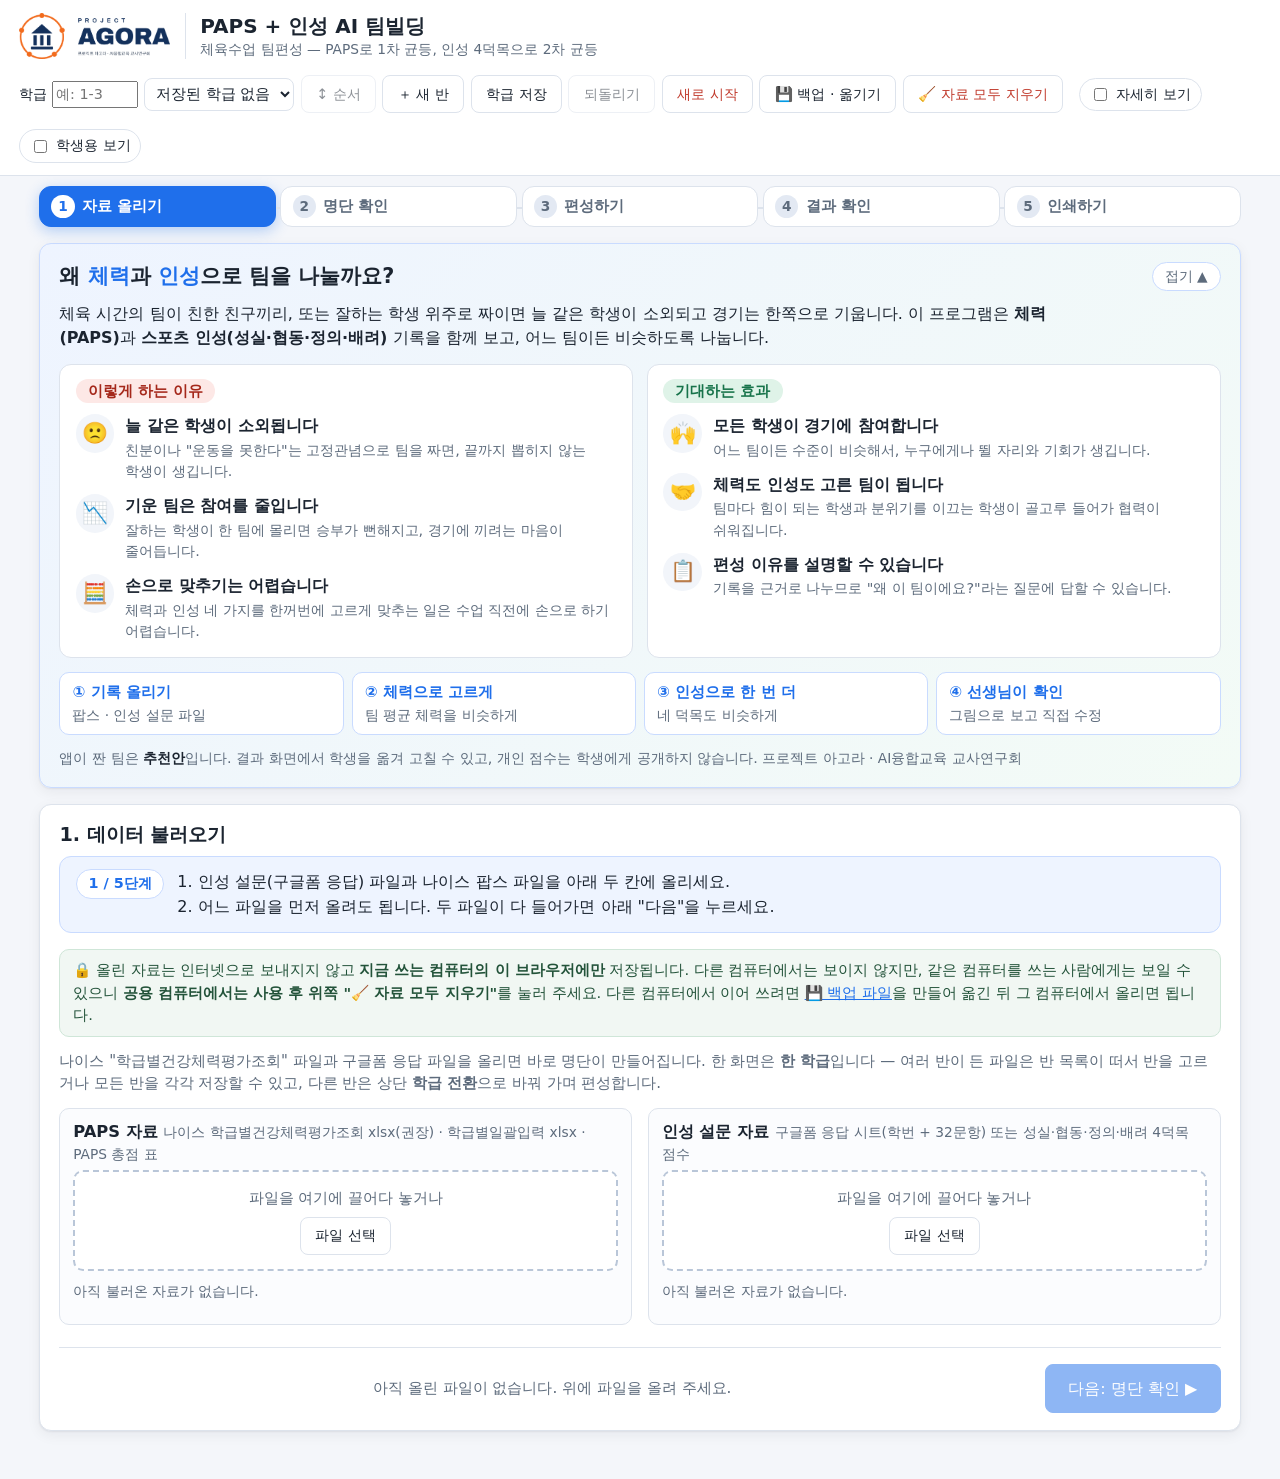
<file: index.html>
<!DOCTYPE html>
<html lang="ko">
<head>
  <meta charset="UTF-8">
  <meta name="viewport" content="width=device-width, initial-scale=1.0">
  <meta name="theme-color" content="#1f6feb">
  <title>PAPS + 인성 AI 팀빌딩</title>
  <link rel="icon" type="image/png" href="assets/favicon-64.png">
  <link rel="stylesheet" href="css/style.css?v=22">
</head>
<body>
  <header class="topbar">
    <div class="brand">
      <img class="logo-img" src="assets/logo-full.png" alt="프로젝트 아고라 · AI융합교육 교사연구회">
      <div class="brand-text">
        <h1>PAPS + 인성 AI 팀빌딩</h1>
        <p class="sub">체육수업 팀편성 — PAPS로 1차 균등, 인성 4덕목으로 2차 균등</p>
      </div>
    </div>
    <div class="topbar-actions teacher-only">
      <span class="inline-group class-group"><label class="inline" title="학급 이름. &quot;1-3&quot;처럼 적으면 여러 반이 든 파일에서 이 반만 자동으로 들어옵니다">학급 <input id="class-label" type="text" placeholder="예: 1-3" size="6"></label>
      <select id="saved-select" title="저장된 학급으로 전환 (현재 학급은 자동 저장)"><option value="">학급 전환…</option></select>
      <button id="btn-order-class" class="btn ghost" type="button" title="학급 전환 목록의 순서를 바꿉니다">↕ 순서</button>
      <button id="btn-new-class" class="btn" type="button" title="현재 학급은 저장해 두고, 비어 있는 새 반을 만들어 엽니다">＋ 새 반</button>
      <button id="btn-save-class" class="btn" title="현재 자료·설정·결과를 학급 이름으로 이 브라우저에 보관">학급 저장</button>
      <button id="btn-del-class" class="btn ghost adv" title="현재 학급의 저장본 삭제">저장본 삭제</button></span>
      <button id="btn-undo" class="btn ghost">되돌리기</button>
      <button id="btn-reset" class="btn ghost danger" title="현재 화면의 학급만 비웁니다 (저장된 다른 학급은 남음)">새로 시작</button>
      <button class="btn btn-backup" type="button" title="저장된 모든 학급을 파일 하나로 내려받거나, 다른 컴퓨터에서 만든 백업 파일을 올려 바로 가져옵니다">💾 백업 · 옮기기</button>
      <button id="btn-wipe" class="btn ghost danger" title="이 컴퓨터(이 브라우저)에 저장된 모든 학급 자료를 완전히 지웁니다. 공용 컴퓨터에서 사용한 뒤 누르세요">🧹 자료 모두 지우기</button>
    </div>
    <label class="switch teacher-only" title="세부 설정·차트·엑셀 내보내기까지 모두 보여줍니다">
      <input type="checkbox" id="detail-toggle"><span>자세히 보기</span>
    </label>
    <label class="switch" title="개인 점수를 숨기고 팀 구성과 팀 단위 균형만 보여줍니다">
      <input type="checkbox" id="student-view-toggle"><span>학생용 보기</span>
    </label>
  </header>

  <nav class="steps teacher-only" aria-label="단계">
    <a href="#sec-import"><b>1</b> 자료 올리기</a>
    <a href="#sec-roster"><b>2</b> 명단 확인</a>
    <a href="#sec-settings"><b>3</b> 편성하기</a>
    <a href="#sec-result"><b>4</b> 결과 확인</a>
    <a href="#sec-export"><b>5</b> 인쇄하기</a>
  </nav>

  <main>
    <!-- 첫 화면 소개: 이렇게 팀을 나누는 이유와 기대 효과 (1단계에서만 보이고, 접어 둘 수 있음) -->
    <section id="sec-intro" class="card intro teacher-only no-print">
      <details id="intro-box" open>
        <summary>
          <span class="intro-title">왜 <b>체력</b>과 <b>인성</b>으로 팀을 나눌까요?</span>
          <span class="intro-toggle" aria-hidden="true"></span>
        </summary>
        <p class="intro-lead">체육 시간의 팀이 친한 친구끼리, 또는 잘하는 학생 위주로 짜이면 늘 같은 학생이 소외되고 경기는 한쪽으로 기웁니다. 이 프로그램은 <b>체력(PAPS)</b>과 <b>스포츠 인성(성실·협동·정의·배려)</b> 기록을 함께 보고, 어느 팀이든 비슷하도록 나눕니다.</p>
        <div class="intro-grid">
          <div class="intro-col why">
            <h3>이렇게 하는 이유</h3>
            <ul>
              <li><span class="ic">🙁</span><div><b>늘 같은 학생이 소외됩니다</b><p>친분이나 "운동을 못한다"는 고정관념으로 팀을 짜면, 끝까지 뽑히지 않는 학생이 생깁니다.</p></div></li>
              <li><span class="ic">📉</span><div><b>기운 팀은 참여를 줄입니다</b><p>잘하는 학생이 한 팀에 몰리면 승부가 뻔해지고, 경기에 끼려는 마음이 줄어듭니다.</p></div></li>
              <li><span class="ic">🧮</span><div><b>손으로 맞추기는 어렵습니다</b><p>체력과 인성 네 가지를 한꺼번에 고르게 맞추는 일은 수업 직전에 손으로 하기 어렵습니다.</p></div></li>
            </ul>
          </div>
          <div class="intro-col effect">
            <h3>기대하는 효과</h3>
            <ul>
              <li><span class="ic">🙌</span><div><b>모든 학생이 경기에 참여합니다</b><p>어느 팀이든 수준이 비슷해서, 누구에게나 뛸 자리와 기회가 생깁니다.</p></div></li>
              <li><span class="ic">🤝</span><div><b>체력도 인성도 고른 팀이 됩니다</b><p>팀마다 힘이 되는 학생과 분위기를 이끄는 학생이 골고루 들어가 협력이 쉬워집니다.</p></div></li>
              <li><span class="ic">📋</span><div><b>편성 이유를 설명할 수 있습니다</b><p>기록을 근거로 나누므로 "왜 이 팀이에요?"라는 질문에 답할 수 있습니다.</p></div></li>
            </ul>
          </div>
        </div>
        <ol class="intro-flow" aria-label="편성 과정">
          <li><b>① 기록 올리기</b><span>팝스 · 인성 설문 파일</span></li>
          <li><b>② 체력으로 고르게</b><span>팀 평균 체력을 비슷하게</span></li>
          <li><b>③ 인성으로 한 번 더</b><span>네 덕목도 비슷하게</span></li>
          <li><b>④ 선생님이 확인</b><span>그림으로 보고 직접 수정</span></li>
        </ol>
        <p class="intro-foot">앱이 짠 팀은 <b>추천안</b>입니다. 결과 화면에서 학생을 옮겨 고칠 수 있고, 개인 점수는 학생에게 공개하지 않습니다. <span class="hint">프로젝트 아고라 · AI융합교육 교사연구회</span></p>
      </details>
    </section>

    <!-- 1. 데이터 불러오기 -->
    <section id="sec-import" class="card teacher-only">
      <h2>1. 데이터 불러오기</h2>
      <p class="privacy-note">🔒 올린 자료는 인터넷으로 보내지지 않고 <b>지금 쓰는 컴퓨터의 이 브라우저에만</b> 저장됩니다. 다른 컴퓨터에서는 보이지 않지만, 같은 컴퓨터를 쓰는 사람에게는 보일 수 있으니 <b>공용 컴퓨터에서는 사용 후 위쪽 "🧹 자료 모두 지우기"</b>를 눌러 주세요. 다른 컴퓨터에서 이어 쓰려면 <button class="linkish btn-backup" type="button">💾 백업 파일</button>을 만들어 옮긴 뒤 그 컴퓨터에서 올리면 됩니다.</p>
      <p class="desc simple-only">나이스 "학급별건강체력평가조회" 파일과 구글폼 응답 파일을 올리면 바로 명단이 만들어집니다. 한 화면은 <b>한 학급</b>입니다 — 여러 반이 든 파일은 반 목록이 떠서 반을 고르거나 모든 반을 각각 저장할 수 있고, 다른 반은 상단 <b>학급 전환</b>으로 바꿔 가며 편성합니다.</p>
      <p class="desc adv">PAPS 자료와 인성 설문 자료를 각각 올리면 열을 자동으로 읽어 <b>바로 명단에 반영</b>하고, 같은 학급 안에서 <b>번호</b>(없으면 이름) 기준으로 합칩니다. 학번(10130 = 1학년 1반 30번)·반 열·시트 이름에서 반을 읽어 <b>현재 학급과 맞는 반만</b> 들어오고, 다른 반은 제외되거나 반 목록에서 고릅니다. 인식이 애매하거나 시트가 여러 개일 때만 확인 패널이 뜹니다. 반영 뒤에는 건너뛴 행·번호 중복·이름 불일치 등 검증 결과가 함께 표시됩니다.</p>
      <div class="import-grid">
        <div class="import-panel" data-kind="paps">
          <h3>PAPS 자료 <span class="hint">나이스 학급별건강체력평가조회 xlsx(권장) · 학급별일괄입력 xlsx · PAPS 총점 표</span></h3>
          <div class="dropzone" data-kind="paps">
            <p>파일을 여기에 끌어다 놓거나</p>
            <div class="row">
              <label class="btn">파일 선택 <input type="file" class="file-input" data-kind="paps" accept=".xlsx,.xls,.xlsm,.csv,.txt" hidden></label>
              <button class="btn ghost btn-paste adv" data-kind="paps" type="button">표 붙여넣기</button>
            </div>
          </div>
          <div class="paste-box" data-kind="paps" hidden>
            <textarea rows="5" placeholder="엑셀에서 헤더 포함 표를 복사해 붙여넣으세요"></textarea>
            <div class="row"><button class="btn btn-paste-apply" data-kind="paps" type="button">표 읽기</button><button class="btn ghost btn-paste-cancel" data-kind="paps" type="button">닫기</button></div>
          </div>
          <div class="import-status" id="import-status-paps"></div>
          <div class="mapping" id="map-paps"></div>
        </div>

        <div class="import-panel" data-kind="survey">
          <h3>인성 설문 자료 <span class="hint">구글폼 응답 시트(학번 + 32문항) 또는 성실·협동·정의·배려 4덕목 점수</span></h3>
          <div class="dropzone" data-kind="survey">
            <p>파일을 여기에 끌어다 놓거나</p>
            <div class="row">
              <label class="btn">파일 선택 <input type="file" class="file-input" data-kind="survey" accept=".xlsx,.xls,.xlsm,.csv,.txt" hidden></label>
              <button class="btn ghost btn-paste adv" data-kind="survey" type="button">표 붙여넣기</button>
            </div>
          </div>
          <div class="paste-box" data-kind="survey" hidden>
            <textarea rows="5" placeholder="엑셀/구글시트에서 헤더 포함 표를 복사해 붙여넣으세요"></textarea>
            <div class="row"><button class="btn btn-paste-apply" data-kind="survey" type="button">표 읽기</button><button class="btn ghost btn-paste-cancel" data-kind="survey" type="button">닫기</button></div>
          </div>
          <div class="import-status" id="import-status-survey"></div>
          <div class="mapping" id="map-survey"></div>
        </div>
      </div>
      <details class="help adv">
        <summary>어떤 형식을 읽을 수 있나요?</summary>
        <ul>
          <li><b>나이스 "학급별건강체력평가조회" (권장)</b>: [평가결과조회 → 학급별조회 → 엑셀 내려받기] 파일. 나이스가 계산한 영역별 점수·총점·등급을 그대로 사용하고, 점수와 기준표를 대조해 성별·학년(기준표)을 자동 추정합니다(명단에서 확인·수정).</li>
          <li><b>나이스 "학급별일괄입력"</b>(원기록: 왕복오래달리기·앉아윗몸앞으로굽히기 1/2차·윗몸말아올리기·제자리멀리뛰기 1/2차·신장·체중, 팔굽혀펴기·악력·50m달리기도 인식): 공식 기준표(학교건강검사규칙 별표 4·5)로 종목당 0~20점, 5영역 합계 100점으로 직접 계산합니다. 성별·학년이 필요합니다.</li>
          <li><b>PAPS 계산값</b>: 번호·이름과 "PAPS 총점"(100점 만점) 또는 "PAPS 등급"(1~5) 한 열.</li>
          <li><b>인성 32문항 (구글폼 응답 시트)</b>: 헤더가 "1. 문항…"처럼 번호로 시작하거나 문항 원문이면 자동 인식. 응답이 "④ 그렇다" 같은 글자여도 1~5점으로 읽습니다. <b>학번</b> 열("10130 홍길동" = 1학년 1반 30번)에서 번호·이름·학년을 읽고, 학교·타임스탬프 열과 B1~B5 보조문항은 제외합니다. 성실(1–8)·협동(9–16)·정의(17–24)·배려(25–32) 평균을 씁니다.</li>
          <li><b>인성 4덕목</b>: 성실·협동·정의·배려 열(1~5점).</li>
          <li>성별 열(남/여)이 있으면 함께 읽습니다. 빈 양식은 5단계(자세히 보기)에서 받을 수 있습니다.</li>
        </ul>
      </details>
    </section>

    <!-- 2. 명단 확인 -->
    <section id="sec-roster" class="card teacher-only">
      <div class="sec-head">
        <h2>2. 명단 확인</h2>
        <div class="row">
          <span id="roster-summary" class="summary"></span>
          <button id="btn-add-row" class="btn ghost" type="button">+ 학생 추가</button>
        </div>
      </div>
      <p class="desc simple-only">성별은 <b>남·여 버튼</b>을 한 번 누르면 됩니다. 한쪽 성별만 먼저 누르고 표 아래 <b>빈칸 모두 남/여</b>로 나머지를 한 번에 채울 수 있습니다. 점수 칸에 마우스를 올리면 종목별 점수가 보입니다. PAPS 기록과 실제 수행 능력의 차이가 큰 학생은 <b>PAPS 총점</b> 칸의 숫자를 직접 고칠 수 있습니다(<span class="badge warn">교사 수정</span> 표시, ↺로 원래 점수 복원). 오늘 결석·활동 제한·기록/심판인 학생은 <b>참여</b> 칸을 바꾸면 편성에서 빠지고, 다시 "참여"로 바꾸면 원래 팀으로 돌아옵니다.</p>
      <p class="desc adv">PAPS 점수는 공식 기준표(학교건강검사규칙 별표 4·5)로 종목당 0~20점을 매겨 5영역 합계 <b>100점 만점</b>으로 계산합니다(성별·학년 필요). 성별이 없으면 학급 내 상대점수(<span class="badge warn">상대</span>)로, 자료가 없으면 학급 평균(<span class="badge warn">대체</span>)으로 채워 편성에 포함합니다. 원기록이 없는 학생은 PAPS 총점/등급을, 32문항이 없는 학생은 4덕목 점수를 직접 입력할 수 있습니다. 점수 칸에 마우스를 올리면 종목별 점수가 보입니다. 기록과 실제 수행 능력의 차이가 큰 학생은 <b>PAPS 총점 칸의 숫자를 직접 고치면</b> 그 점수(<span class="badge warn">교사 수정</span>)로 편성하며, 칸을 비우거나 ↺를 누르면 원래 점수로 돌아갑니다. 파일을 다시 올려도 수정한 점수는 유지됩니다.</p>
      <div id="skill-tools" class="skill-tools no-print" hidden>
        <div class="row wrap">
          <button id="btn-skill-paste" class="btn small" type="button">📋 수행능력 점수 붙여넣기</button>
          <label class="btn ghost small">파일에서 읽기 <input type="file" id="skill-file" accept=".xlsx,.xls,.xlsm,.csv,.txt" hidden></label>
          <button class="btn ghost small btn-template" data-kind="skill" type="button" title="지금 명단의 번호·이름과 종목 열이 들어간 엑셀 양식(이미 넣은 점수 포함)을 받습니다. 채운 뒤 '파일에서 읽기'로 올리세요">양식 받기</button>
          <span class="hint" id="skill-tools-hint"></span>
        </div>
        <div id="skill-paste-box" class="paste-box" hidden>
          <textarea rows="5" placeholder="엑셀에서 머리글 포함 표를 복사해 붙여넣으세요.&#10;예) 번호  이름  배구  농구&#10;    1    홍길동  80   65"></textarea>
          <div class="row"><button id="btn-skill-apply" class="btn" type="button">점수 넣기</button><button id="btn-skill-cancel" class="btn ghost" type="button">닫기</button>
            <span class="hint">머리글이 종목 이름(배구·농구 …)인 열마다 그 종목 점수로 넣습니다. 머리글이 "점수"이면 지금 고른 종목에 넣습니다. 명단에 없는 학생은 추가하지 않습니다.</span></div>
        </div>
        <div id="skill-report" class="log" hidden></div>
      </div>
      <div class="table-wrap">
        <table class="roster" id="roster-table">
          <thead>
            <tr><th title="파일의 출석번호 그대로 (결번은 비어 있음)">출석번호</th><th>이름</th><th>성별</th><th>PAPS 총점(100점)</th><th id="th-skill" hidden title="오늘 종목의 수행능력 점수 (0~100점). 3단계에서 종목을 고르거나 추가합니다">수행능력(100점)</th><th>성실</th><th>협동</th><th>정의</th><th>배려</th><th>참여 · 자료</th><th></th></tr>
          </thead>
          <tbody id="roster-body"></tbody>
        </table>
      </div>
      <!-- 성별 한 번에 넣기: 빈칸이 있는 동안 화면 아래에 붙어 따라다님 -->
      <div id="gender-tools" class="gender-tools no-print" hidden>
        <b id="gender-tools-msg" class="gt-msg"></b>
        <button id="btn-gfill-m" class="btn small" type="button" title="성별이 비어 있는 학생을 모두 남학생으로 채웁니다 (이미 넣은 학생은 그대로)">빈칸 모두 <b>남</b></button>
        <button id="btn-gfill-f" class="btn small" type="button" title="성별이 비어 있는 학생을 모두 여학생으로 채웁니다 (이미 넣은 학생은 그대로)">빈칸 모두 <b>여</b></button>
        <button id="btn-gconfirm" class="btn small" type="button" title="추정으로 표시된 성별을 지금 그대로 확정합니다">추정 그대로 확정</button>
        <span id="gender-tools-hint" class="hint"></span>
      </div>
    </section>

    <!-- 3. 편성 설정 -->
    <section id="sec-settings" class="card teacher-only">
      <h2>3. 편성 설정 · 방식</h2>
      <div class="basis-box">
        <h3>1차로 고르게 맞출 점수 <span class="hint">팀 평균이 비슷해지도록 먼저 맞추는 기준입니다. 그다음 인성 4덕목을 고르게 맞춥니다</span></h3>
        <div class="row wrap mode-pick">
          <label class="radio"><input type="radio" name="fitnessBasis" value="paps"> <b>PAPS 총점</b> <span class="hint">건강체력 평가 점수(100점)</span></label>
          <label class="radio"><input type="radio" name="fitnessBasis" value="skill"> <b>종목 수행능력</b> <span class="hint">오늘 할 종목의 실기·관찰 점수(100점)</span></label>
          <label class="radio"><input type="radio" name="fitnessBasis" value="mix"> <b>섞기</b> <span class="hint">PAPS와 수행능력을 비율대로 합친 점수</span></label>
        </div>
        <div id="sport-row" class="sport-row" hidden>
          <label>오늘 종목
            <select id="opt-sport"></select>
          </label>
          <button id="btn-sport-add" class="btn small" type="button">＋ 종목 추가</button>
          <button id="btn-sport-rename" class="btn ghost small adv" type="button">이름 바꾸기</button>
          <button id="btn-sport-delete" class="btn ghost small danger adv" type="button">종목 삭제</button>
          <label id="skillWeight-wrap" class="weight" hidden>수행능력 비중 <b id="skillWeight-value"></b>
            <input type="range" id="opt-skillWeight" min="0" max="100" step="10">
            <span class="hint">나머지는 PAPS 비중</span>
          </label>
          <p id="sport-hint" class="hint"></p>
        </div>
      </div>
      <div class="settings-grid">
        <label id="teamCount-wrap">팀 수
          <input type="number" id="opt-teamCount" min="1" max="20" step="1">
          <span class="hint" id="team-size-hint"></span>
        </label>
        <label class="check" id="genderBalance-wrap"><input type="checkbox" id="opt-genderBalance"> 성별 균형 <span class="hint">각 팀 남·여 수 차이 1명 이하</span></label>
        <label class="check" title="남학생은 남자 팀, 여학생은 여자 팀으로 따로 편성합니다 (남녀 합반에서 남·여 리그를 따로 운영할 때)"><input type="checkbox" id="opt-genderSeparate"> 남녀 따로 편성 <span class="hint">남자 팀 · 여자 팀을 각각 구성</span></label>
        <span id="split-counts" class="split-counts" hidden>
          <label>남자 팀 수 <input type="number" id="opt-teamCountM" min="1" max="12" step="1"></label>
          <label>여자 팀 수 <input type="number" id="opt-teamCountF" min="1" max="12" step="1"></label>
          <span class="hint" id="split-hint"></span>
        </span>
        <label class="adv"><span><span class="basis-name">PAPS</span> 허용편차</span>
          <input type="range" id="opt-papsTolerance" min="1" max="15" step="0.5">
          <span class="hint"><b id="tau-value"></b>점 (100점 만점) · 팀 평균 <span class="basis-name">PAPS</span> 점수의 최대-최소 범위를 이 안에 유지하고, 그 안에서 인성 편차를 최소화. 기본 3점. 1점 이하로 줄이면 팀 수가 많을 때 못 지킬 수 있습니다</span>
        </label>
        <label class="check adv"><input type="checkbox" id="opt-includeBmi"> PAPS 점수에 체지방(BMI) 영역 포함 <span class="hint">끄면 4영역을 100점 만점으로 환산</span></label>
        <label class="adv">학교급 · 학년 <span class="hint">PAPS 기준표 선택 (파일에 학년 열이 있으면 학생별로 적용)</span>
          <span class="row">
            <select id="opt-schoolLevel">
              <option value="초">초등학교</option>
              <option value="중">중학교</option>
              <option value="고">고등학교</option>
            </select>
            <input type="number" id="opt-defaultGrade" min="1" max="6" step="1" style="max-width:5em"> 학년
          </span>
        </label>
        <label class="adv">PAPS 직접입력 값 종류
          <select id="opt-papsGivenType">
            <option value="score">총점 (클수록 좋음)</option>
            <option value="grade">등급 (1등급이 최상)</option>
          </select>
        </label>
      </div>

      <div class="constraints adv">
        <h3>제약 조건 <span class="hint">팀 고정은 세 방식 모두에서 미리 배치됩니다(익명 편성 중에도 실명 표시). 함께 넣기 · 떨어뜨리기는 교사 편성 방식에 적용됩니다</span></h3>
        <div id="constraints"></div>
      </div>

      <div class="draft-launch">
        <h3>편성 방식 <span class="hint">세 가지 중 하나를 고르고 편성 화면을 열면, 학생들과 함께 보는 발표용 화면에서 편성이 진행됩니다</span></h3>
        <div class="row wrap mode-pick">
          <label class="radio"><input type="radio" name="draftMode" value="auto"> <b>교사 편성</b> <span class="hint">앱이 위 설정으로 균형 있게 짠 팀을 한 명씩 공개</span></label>
          <label class="radio"><input type="radio" name="draftMode" value="pick"> <b>팀별 드래프트</b> <span class="hint">체력·인성이 비슷한 풀에서 팀이 덕목 성향으로 직접 지명</span></label>
          <label class="radio"><input type="radio" name="draftMode" value="credit"> <b>크레딧 드래프트</b> <span class="hint">선수별 크레딧, 팀 예산 안에서 지명</span></label>
        </div>
        <div id="missing-warn" class="log" hidden></div>
        <div class="row wrap" style="margin-top:.7rem">
          <a id="btn-draft" class="btn primary big" href="draft.html" target="_blank" rel="opener">🎬 편성 화면 열기 (새 창)</a>
          <span class="hint">편성을 마치고 저장하면 아래 4단계에 자동으로 나타납니다. 다시 편성하려면 편성 화면에서 "처음부터"를 누르세요.</span>
        </div>
      </div>
    </section>

    <!-- 4. 결과 -->
    <section id="sec-result" class="card">
      <div class="sec-head">
        <h2>4. 편성 결과 <span id="result-class" class="hint"></span></h2>
        <div class="row wrap teacher-only no-print">
          <button id="btn-remix" class="btn" type="button" hidden title="팀 평균(PAPS·인성)은 비슷하게 유지하면서, 지금과 같은 팀이었던 학생들이 되도록 다시 만나지 않게 앱이 팀을 새로 짭니다. 균형 수치는 조금 낮아질 수 있고, 상단 '되돌리기'로 되돌릴 수 있습니다.">🔀 새로운 조합으로 다시 편성</button>
          <button id="btn-print" class="btn ghost" type="button" title="게시용 팀 명단 인쇄 미리보기를 엽니다">🖨 인쇄</button>
        </div>
      </div>
      <div id="result-summary"></div>
      <div id="result-checks" class="teacher-only no-print"></div>
      <div id="result-log"></div>
      <div id="result-absent"></div>
      <div id="unassigned"></div>
      <div id="teams" class="teams-grid"></div>
      <p class="hint teacher-only no-print adv" id="dnd-hint"></p>
      <div id="result-note-wrap" class="result-note teacher-only no-print" hidden>
        <label>수정 메모 <span class="hint">학생을 바꾼 이유 등 (교사용, 교사용 엑셀 균형표에 함께 저장)</span>
          <textarea id="result-note" rows="2" placeholder="예: 12번·25번 교환 — 같은 팀 희망, 7번 부상으로 기록 담당"></textarea></label>
      </div>
      <div id="balance"></div>
      <div id="charts" class="charts adv"></div>
    </section>

    <!-- 5. 인쇄 · 내보내기 -->
    <section id="sec-export" class="card teacher-only">
      <h2>5. 인쇄하기</h2>
      <div class="export-grid">
        <div class="print-box">
          <h3>팀 명단 인쇄</h3>
          <div class="row wrap">
            <button id="btn-print-roster" class="btn primary big" type="button" title="교실에 붙이는 팀 명단 — 개인 점수 없음, 한 장에 맞게 글자 크기 자동 조절">🖨 팀 명단 인쇄 (게시용)</button>
            <button id="btn-print-teams" class="btn" type="button" title="팀마다 한 장씩 — 큰 글씨 명단과 역할·메모 칸 (팀에 나눠 줄 때)">팀별 한 장씩</button>
            <button id="btn-print-teacher" class="btn" type="button" title="개인 점수와 팀 균형표가 들어간 교사 보관용 — 학생에게 공개하지 마세요">교사용 (개인 점수 포함)</button>
            <button id="btn-print-all" class="btn ghost" type="button" title="학급 저장된 모든 반의 게시용 명단을 반마다 한 장씩 이어서 인쇄">저장된 모든 학급 명단</button>
          </div>
          <p class="hint">버튼을 누르면 <b>인쇄 미리보기</b>가 열립니다. 종이 한 장에 맞게 글자 크기가 자동으로 맞춰지고, 용지 방향·흑백·제목을 고른 뒤 바로 인쇄합니다. 게시용에는 개인 점수가 들어가지 않습니다. PDF로 보관하려면 인쇄 창의 대상에서 "PDF로 저장"을 고르세요.</p>
        </div>
        <div class="adv">
          <h3>엑셀 파일로 받기</h3>
          <div class="row wrap">
            <button id="btn-xlsx" class="btn" type="button">팀 명단 엑셀 (게시용)</button>
            <button id="btn-xlsx-teacher" class="btn" type="button">교사용 엑셀 (개인점수 포함)</button>
            <button id="btn-xlsx-all" class="btn ghost" type="button" title="학급 저장된 모든 반의 게시용 명단을 반마다 시트 하나로">저장된 모든 학급 명단 (한 파일)</button>
          </div>
          <p class="hint">명단을 다른 문서에 붙여 쓰거나 가공할 때만 쓰세요. 교사용 파일은 학생에게 공개하지 마세요.</p>
        </div>
        <div class="adv">
          <h3>세션 저장/불러오기</h3>
          <div class="row wrap">
            <button id="btn-json" class="btn" type="button">세션 파일 저장 (.json)</button>
            <label class="btn ghost">세션 파일 열기 <input type="file" id="json-input" accept=".json" hidden></label>
          </div>
          <p class="hint">자료·설정·결과가 모두 담깁니다. 다른 PC에서 이어서 작업할 때 쓰세요.</p>
        </div>
        <div class="adv">
          <h3>빈 입력 양식</h3>
          <div class="row wrap">
            <button class="btn ghost btn-template" data-kind="survey" type="button">32문항 양식</button>
            <button class="btn ghost btn-template" data-kind="virtues" type="button">4덕목 양식</button>
            <button class="btn ghost btn-template" data-kind="paps" type="button">PAPS 총점 양식</button>
          </div>
        </div>
      </div>
    </section>
  </main>

  <footer class="teacher-only adv">
    <p>인성 척도: 박정준·오승현(2015) 중학생 스포츠 인성 척도를 프로젝트 아고라가 수정한 32문항(성실·협동·정의·배려). PAPS와 인성은 합산하지 않으며 개인 점수는 공개하지 않습니다. 자료는 이 브라우저에만 저장됩니다.</p>
  </footer>

  <!-- 학급 목록 순서 바꾸기 -->
  <dialog id="class-order" class="dialog" aria-labelledby="class-order-title">
    <h3 id="class-order-title">학급 목록 순서</h3>
    <p class="hint">▲▼를 누르거나 줄을 끌어서 순서를 바꾸세요. 상단 <b>학급 전환</b> 목록과 "저장된 모든 학급 명단" 엑셀의 시트 순서가 함께 바뀝니다.</p>
    <ol id="class-order-list" class="order-list"></ol>
    <div class="row wrap dialog-actions">
      <button id="btn-order-sort" class="btn" type="button" title="1-1, 1-2, … 1-10 처럼 이름(숫자) 순서로 정렬">이름순 정렬</button>
      <button id="btn-order-close" class="btn primary" type="button">닫기</button>
    </div>
  </dialog>

  <!-- 백업 · 다른 컴퓨터로 옮기기 (backup.js) -->
  <dialog id="backup-dlg" class="dialog wide" aria-labelledby="backup-title">
    <h3 id="backup-title">💾 백업 · 다른 컴퓨터로 옮기기</h3>
    <p class="hint">자료는 이 컴퓨터의 브라우저에만 있습니다. 다른 컴퓨터에서 쓰려면 여기서 <b>백업 파일</b>을 만들어 USB·메일 등으로 옮긴 뒤, 그 컴퓨터에서 이 창을 열고 <b>가져오기</b>에 올리세요.</p>
    <section class="bk-sec">
      <h4>① 이 컴퓨터에서 백업 파일 만들기</h4>
      <p id="bk-summary" class="bk-summary"></p>
      <div class="bk-pw">
        <label>비밀번호 <span class="hint">(선택)</span> <input type="password" id="bk-pw" autocomplete="new-password" maxlength="64" placeholder="비워 두면 암호 없이"></label>
        <label>한 번 더 <input type="password" id="bk-pw2" autocomplete="new-password" maxlength="64"></label>
      </div>
      <p class="hint">학생 이름과 PAPS·인성 점수가 들어 있습니다. <b>비밀번호를 걸면</b> 파일을 잃어버려도 내용을 볼 수 없습니다(가져올 때 같은 비밀번호 필요, 잊으면 열 수 없음).</p>
      <button id="bk-make" class="btn primary" type="button">⬇ 백업 파일 만들기</button>
    </section>
    <section class="bk-sec">
      <h4>② 다른 컴퓨터에서 가져오기</h4>
      <div id="bk-drop" class="dropzone">
        <p>백업 파일을 여기에 끌어다 놓거나</p>
        <div class="row"><label class="btn">백업 파일 선택 <input type="file" id="bk-file" accept=".json,application/json" hidden></label></div>
      </div>
      <div id="bk-unlock" class="bk-unlock" hidden>
        <label>🔒 암호가 걸린 백업입니다. 비밀번호 <input type="password" id="bk-open-pw" autocomplete="current-password" maxlength="64"></label>
        <button id="bk-open" class="btn primary" type="button">열기</button>
      </div>
      <div id="bk-preview" class="bk-preview" hidden></div>
      <p class="hint">같은 이름의 학급이 없으면 올리자마자 들어옵니다. 같은 이름이 있으면 덮어쓸지 먼저 묻습니다. 예전 "세션 파일(.json)"도 올릴 수 있습니다.</p>
    </section>
    <p id="bk-msg" class="bk-msg" hidden></p>
    <div class="row wrap dialog-actions">
      <button id="bk-close" class="btn" type="button">닫기</button>
    </div>
  </dialog>

  <!-- 인쇄 미리보기 (print.js) — 열려 있는 동안 인쇄하면 아래 종이(.sheet)만 찍힙니다 -->
  <div id="print-view" class="print-view" hidden>
    <div class="pv-bar">
      <b class="pv-name">🖨 인쇄 미리보기</b>
      <label>인쇄물
        <select id="pv-kind">
          <option value="roster">팀 명단 (게시용)</option>
          <option value="teams">팀별 한 장씩</option>
          <option value="teacher">교사용 (개인 점수 포함)</option>
          <option value="all">저장된 모든 학급 명단</option>
        </select>
      </label>
      <label>용지
        <select id="pv-orient">
          <option value="portrait">A4 세로</option>
          <option value="landscape">A4 가로</option>
        </select>
      </label>
      <label class="check" title="이름 옆에 남/여를 표시합니다"><input type="checkbox" id="pv-gender"> 성별 표시</label>
      <label class="check" title="색을 빼고 선과 글자만 인쇄합니다 (잉크 절약 · 흑백 프린터)"><input type="checkbox" id="pv-mono"> 흑백</label>
      <label id="pv-title-wrap" class="grow">제목 <input type="text" id="pv-title" maxlength="40"></label>
      <label id="pv-sub-wrap" class="grow">한 줄 메모 <input type="text" id="pv-sub" maxlength="60" placeholder="예: 11월 14일 3교시 · 배구 리그"></label>
      <span class="pv-actions">
        <span id="pv-info" class="pv-info"></span>
        <button id="pv-print" class="btn primary big" type="button">🖨 인쇄</button>
        <button id="pv-close" class="btn" type="button">닫기</button>
      </span>
    </div>
    <div class="pv-scroll"><div id="pv-pages" class="pv-pages"></div></div>
  </div>

  <div id="toast" class="toast" hidden></div>

  <script src="vendor/xlsx.full.min.js"></script>
  <script>if (!window.XLSX) { document.write('<script src="https://cdn.sheetjs.com/xlsx-0.20.3/package/dist/xlsx.full.min.js"><\/script>'); }</script>
  <script src="js/questions.js?v=3"></script>
  <script src="js/paps_table.js?v=3"></script>
  <script src="js/scoring.js?v=5"></script>
  <script src="js/algorithm.js?v=7"></script>
  <script src="js/parse.js?v=5"></script>
  <script src="js/state.js?v=10"></script>
  <script src="js/export.js?v=8"></script>
  <script src="js/ui.js?v=24"></script>
  <script src="js/print.js?v=1"></script>
  <script src="js/wizard.js?v=4"></script>
  <script src="js/backup.js?v=2"></script>
  <script src="js/app.js?v=4"></script>
</body>
</html>
</file>
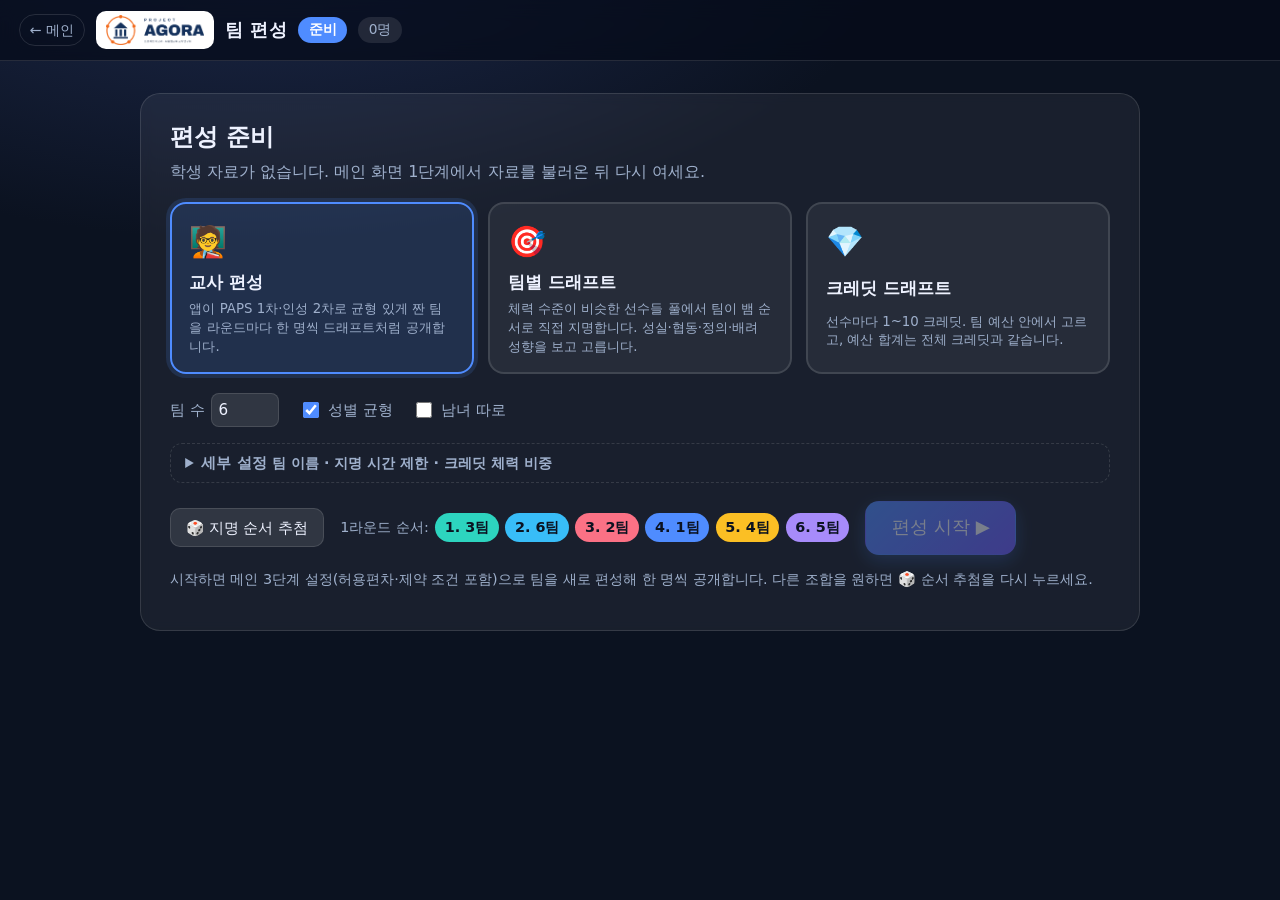
<file: draft.html>
<!DOCTYPE html>
<html lang="ko">
<head>
  <meta charset="UTF-8">
  <meta name="viewport" content="width=device-width, initial-scale=1.0">
  <meta name="theme-color" content="#0f172a">
  <title>팀 편성 — PAPS + 인성 AI 팀빌딩</title>
  <link rel="icon" type="image/png" href="assets/favicon-64.png">
  <link rel="stylesheet" href="css/draft.css?v=19">
</head>
<body class="draft">
  <header class="dbar">
    <div class="dbar-left">
      <a href="index.html" class="back" title="메인 화면으로">← 메인</a>
      <span class="logo-chip" title="프로젝트 아고라 · AI융합교육 교사연구회"><img src="assets/logo-full.png" alt="프로젝트 아고라"></span>
      <h1>팀 편성</h1>
      <span id="d-mode" class="pill"></span>
      <span id="d-class" class="pill soft"></span>
    </div>
    <div class="dbar-right" id="d-controls" hidden>
      <label class="switch" id="d-reveal-wrap" title="익명 드래프트 중 이름을 보여 줍니다 (교사용)" hidden><input type="checkbox" id="d-reveal"><span>이름 공개</span></label>
      <label class="switch" title="개인 점수(PAPS 총점·덕목 수치)를 화면에 표시합니다. 학생과 함께 볼 때는 끄는 것을 권장합니다."><input type="checkbox" id="d-detail"><span>상세 점수</span></label>
      <button id="d-auto" class="btn" type="button" title="현재 팀을 위해 균형에 맞는 선수를 자동으로 고릅니다">자동 지명</button>
      <button id="d-undo" class="btn ghost" type="button">되돌리기</button>
      <button id="d-restart" class="btn ghost danger" type="button">처음부터</button>
      <button id="d-finish" class="btn primary" type="button">완료 · 저장</button>
    </div>
  </header>

  <main id="d-main">
    <!-- 준비 화면 -->
    <section id="d-setup" class="setup">
      <div class="setup-card">
        <h2>편성 준비</h2>
        <p class="lead" id="d-setup-info"></p>
        <p class="missing-warn" id="d-missing-warn" hidden></p>
        <div class="mode-grid" id="d-mode-grid">
          <button class="mode-card" data-mode="auto" type="button">
            <span class="mode-icon">🧑‍🏫</span>
            <b>교사 편성</b>
            <small>앱이 <span class="fit-label">PAPS</span> 1차·인성 2차로 균형 있게 짠 팀을 라운드마다 한 명씩 드래프트처럼 공개합니다.</small>
          </button>
          <button class="mode-card" data-mode="pick" type="button">
            <span class="mode-icon">🎯</span>
            <b>팀별 드래프트</b>
            <small><span class="fit-name">체력</span> 수준이 비슷한 선수들 풀에서 팀이 뱀 순서로 직접 지명합니다. 성실·협동·정의·배려 성향을 보고 고릅니다.</small>
          </button>
          <button class="mode-card" data-mode="credit" type="button">
            <span class="mode-icon">💎</span>
            <b>크레딧 드래프트</b>
            <small>선수마다 1~10 크레딧. 팀 예산 안에서 고르고, 예산 합계는 전체 크레딧과 같습니다.</small>
          </button>
        </div>
        <div class="setup-row">
          <label id="d-teamCount-wrap">팀 수 <input type="number" id="d-teamCount" min="2" max="12" step="1"></label>
          <label class="check" id="d-gender-wrap"><input type="checkbox" id="d-gender"> 성별 균형</label>
          <label class="check" id="d-split-wrap" title="남학생은 남자 팀, 여학생은 여자 팀으로 따로 편성합니다. 팀 간 균형은 같은 성별 안에서 맞춥니다"><input type="checkbox" id="d-split"> 남녀 따로</label>
          <span id="d-split-counts" class="split-counts" hidden>
            <label>남자 팀 <input type="number" id="d-teamCountM" min="1" max="12" step="1"></label>
            <label>여자 팀 <input type="number" id="d-teamCountF" min="1" max="12" step="1"></label>
          </span>
          <label class="check" id="d-anon-wrap" title="드래프트 중에는 이름·번호 대신 무작위 코드(선수 07)로 보이고, 완료 후 이름을 공개합니다"><input type="checkbox" id="d-anon"> 익명 드래프트</label>
          <label class="check" id="d-mix-wrap" title="지난 편성에서 같은 팀이었던 학생들이 되도록 다시 만나지 않게 짭니다. 팀 평균은 비슷하게 유지되지만 균형 수치가 조금 낮아질 수 있습니다" hidden><input type="checkbox" id="d-mix"> 🔀 새로운 조합 <span class="hint">지난 편성과 덜 겹치게</span></label>
        </div>
        <!-- 팀 주장 지정 (팀별·크레딧 드래프트) -->
        <div class="captains" id="d-captains-wrap" hidden>
          <div class="cap-head">
            <b>👑 팀 주장 지정</b>
            <span class="hint" id="d-cap-info"></span>
            <button id="d-cap-clear" class="btn ghost small" type="button">모두 비우기</button>
          </div>
          <p class="hint">팀마다 주장을 1명씩 정하면 그 학생이 팀에 먼저 들어가고, 자기 팀 차례에 선수 카드를 고르는 사람이 됩니다. 주장은 익명 드래프트에서도 이름이 보입니다. 비워 둔 팀은 주장 없이 진행합니다.</p>
          <div class="cap-grid" id="d-captains"></div>
        </div>
        <details class="adv-details" id="d-adv">
          <summary>세부 설정 <span class="hint">팀 이름 · 지명 시간 제한 · 크레딧 <span class="fit-name">체력</span> 비중</span></summary>
          <div class="setup-row">
            <label id="d-weight-wrap">크레딧 <span class="fit-name">체력</span> 비중 <input type="range" id="d-weight" min="0" max="1" step="0.1"> <b id="d-weight-val"></b></label>
            <label class="check"><input type="checkbox" id="d-timer"> 지명 시간 제한 <input type="number" id="d-timer-sec" min="10" max="180" step="5" value="30" style="width:4.5em"> 초</label>
          </div>
          <div class="names" id="d-names"></div>
        </details>
        <div class="setup-actions">
          <button id="d-lottery" class="btn" type="button">🎲 지명 순서 추첨</button>
          <div id="d-order" class="order"></div>
          <button id="d-start" class="btn primary big" type="button">편성 시작 ▶</button>
        </div>
        <p class="hint" id="d-setup-warn"></p>
      </div>
    </section>

    <!-- 진행 화면 -->
    <section id="d-stage" class="stage" hidden>
      <div class="stage-head">
        <div class="round" id="d-round"></div>
        <div class="now" id="d-now"></div>
        <div class="timer" id="d-timer-view" hidden><span id="d-timer-num"></span></div>
        <div class="progress"><i id="d-progress-bar"></i></div>
      </div>
      <div class="pool" id="d-pool"></div>
    </section>

    <section id="d-boards" class="boards" hidden></section>
  </main>

  <div id="d-toast" class="toast" hidden></div>
  <div id="d-confetti" class="confetti" hidden></div>

  <script src="js/questions.js?v=4"></script>
  <script src="js/paps_table.js?v=4"></script>
  <script src="js/scoring.js?v=5"></script>
  <script src="js/algorithm.js?v=7"></script>
  <script src="js/state.js?v=9"></script>
  <script src="js/draft_logic.js?v=7"></script>
  <script src="js/draft_ui.js?v=19"></script>
</body>
</html>
</file>
<file: css/style.css>
:root {
  --bg: #f4f6fa;
  --card: #ffffff;
  --ink: #1b2430;
  --muted: #5d6b7c;
  --line: #dde3ec;
  --accent: #1f6feb;
  --accent-ink: #ffffff;
  --warn-bg: #fff4d6;
  --warn-ink: #8a5a00;
  --danger: #c0392b;
  --ok: #1e8e5a;
  --radius: 12px;
  --shadow: 0 1px 2px rgba(16, 24, 40, .06), 0 4px 14px rgba(16, 24, 40, .06);
  --t1: #1f6feb; --t2: #e4572e; --t3: #17a398; --t4: #f0a202; --t5: #8e44ad;
  --t6: #2e86de; --t7: #d35400; --t8: #27ae60; --t9: #c2185b; --t10: #607d8b;
  --t11: #00897b; --t12: #6d4c41;
}
* { box-sizing: border-box; }
html { -webkit-text-size-adjust: 100%; }
body {
  margin: 0; background: var(--bg); color: var(--ink);
  font-family: "Pretendard", "Noto Sans KR", "Apple SD Gothic Neo", "Malgun Gothic", system-ui, sans-serif;
  font-size: .9375rem; line-height: 1.5;
}
h1, h2, h3, h4 { margin: 0; line-height: 1.3; }
h1 { font-size: 1.25rem; }
h2 { font-size: 1.2rem; margin-bottom: .5rem; }
h3 { font-size: 1.02rem; margin-bottom: .4rem; }
p { margin: .3rem 0; }
a { color: var(--accent); }
button, input, select, textarea { font: inherit; color: inherit; }
.hint { color: var(--muted); font-size: .86rem; font-weight: 400; }
.desc { color: var(--muted); margin-bottom: .8rem; }
.row { display: flex; gap: .5rem; align-items: center; }
.row.wrap { flex-wrap: wrap; }
[hidden] { display: none !important; }

/* ---------- 상단 ---------- */
.topbar {
  display: flex; align-items: center; gap: 1rem; flex-wrap: wrap;
  padding: .8rem 1.2rem; background: var(--card); border-bottom: 1px solid var(--line);
  position: sticky; top: 0; z-index: 20;
}
.brand { display: flex; align-items: center; gap: .9rem; flex: 1 1 360px; min-width: 0; }
.brand .logo-img { height: 46px; width: auto; flex: none; }
.brand .brand-text { border-left: 1px solid var(--line); padding-left: .9rem; min-width: 0; }
.brand .sub { margin: 0; color: var(--muted); font-size: .86rem; }
.topbar-actions { display: flex; gap: .4rem; align-items: center; flex-wrap: wrap; }
.inline { display: inline-flex; align-items: center; gap: .3rem; font-size: .9rem; }
.switch { display: inline-flex; align-items: center; gap: .4rem; cursor: pointer; font-size: .9rem; padding: .3rem .6rem; border: 1px solid var(--line); border-radius: 999px; }
.switch input { accent-color: var(--accent); }

.steps { display: flex; gap: .4rem; padding: .6rem 1.2rem; flex-wrap: wrap; }
.steps a { text-decoration: none; color: var(--muted); background: var(--card); border: 1px solid var(--line); padding: .3rem .7rem; border-radius: 999px; font-size: .88rem; }
.steps a b { display: inline-block; width: 1.35em; height: 1.35em; line-height: 1.35em; text-align: center; border-radius: 50%; background: var(--accent); color: #fff; font-size: .88em; margin-right: .3em; }

main { max-width: 1240px; margin: 0 auto; padding: .4rem 1.2rem 3rem; display: grid; grid-template-columns: minmax(0, 1fr); gap: 1rem; }
.card { background: var(--card); border: 1px solid var(--line); border-radius: var(--radius); padding: 1.1rem 1.2rem; box-shadow: var(--shadow); min-width: 0; }
/* 긴 파일명·헤더 문자열이 화면 폭을 넘기지 않도록 */
.card, .topbar, .steps { overflow-wrap: anywhere; }
.import-grid > *, .settings-grid > *, .cons-grid > *, .export-grid > *, .teams-grid > *, .charts > * { min-width: 0; }
.sec-head { display: flex; justify-content: space-between; align-items: center; gap: .8rem; flex-wrap: wrap; margin-bottom: .4rem; }
footer { max-width: 1240px; margin: 0 auto; padding: 0 1.2rem 2rem; color: var(--muted); font-size: .84rem; }

/* ---------- 버튼 ---------- */
.btn {
  display: inline-flex; align-items: center; gap: .3rem; cursor: pointer;
  padding: .45rem .9rem; border-radius: 8px; border: 1px solid var(--line); background: #fff; color: var(--ink);
  font-size: .9rem; white-space: nowrap; transition: background .12s, box-shadow .12s;
}
.btn:hover { background: #f3f6fb; }
.btn.primary { background: var(--accent); border-color: var(--accent); color: var(--accent-ink); }
.btn.primary:hover { background: #185ed0; }
.btn.ghost { background: transparent; }
.btn.danger { color: var(--danger); }
.btn.big { padding: .7rem 1.4rem; font-size: 1rem; }
.btn.small { padding: .2rem .5rem; font-size: .8rem; }
.btn:disabled { opacity: .5; cursor: not-allowed; }
.actions { display: flex; gap: .6rem; margin-top: 1rem; flex-wrap: wrap; }

/* ---------- 불러오기 ---------- */
.import-grid { display: grid; grid-template-columns: repeat(auto-fit, minmax(360px, 1fr)); gap: 1rem; }
.import-panel { border: 1px solid var(--line); border-radius: 10px; padding: .8rem; background: #fbfcfe; }
.dropzone { border: 2px dashed #b9c6d8; border-radius: 10px; padding: .9rem; text-align: center; background: #fff; transition: border-color .12s, background .12s; }
.dropzone.over { border-color: var(--accent); background: #eef4ff; }
.dropzone p { margin: 0 0 .5rem; color: var(--muted); }
.dropzone .row { justify-content: center; }
.paste-box { margin-top: .6rem; }
.paste-box textarea { width: 100%; border: 1px solid var(--line); border-radius: 8px; padding: .5rem; font-family: ui-monospace, Consolas, monospace; font-size: .82rem; }
.paste-box .row { margin-top: .4rem; }
.import-status { margin-top: .6rem; font-size: .88rem; }
.import-status .ok { color: var(--ok); }
.mapping { margin-top: .6rem; }
.mapping .map-box { border: 1px solid var(--line); border-radius: 10px; background: #fff; padding: .7rem; }
.mapping table { width: 100%; border-collapse: collapse; font-size: .85rem; }
.mapping th, .mapping td { text-align: left; padding: .25rem .3rem; border-bottom: 1px solid #eef1f5; }
.mapping tr.group td { background: #f2f5fa; font-weight: 600; color: var(--muted); }
.mapping select { width: 100%; max-width: 300px; padding: .2rem; border: 1px solid var(--line); border-radius: 6px; }
.mapping .preview { overflow: auto; max-height: 160px; margin-top: .5rem; border: 1px solid var(--line); border-radius: 8px; }
.mapping .preview table { font-size: .8rem; white-space: nowrap; }
.mapping .preview th { background: #f2f5fa; position: sticky; top: 0; }
.mapping .warn { color: var(--warn-ink); background: var(--warn-bg); padding: .3rem .5rem; border-radius: 6px; margin: .3rem 0; font-size: .84rem; }
.help { margin-top: .8rem; font-size: .88rem; color: var(--muted); }
.help summary { cursor: pointer; color: var(--accent); }
/* 반영 뒤 검증 보고 (건너뛴 행·중복·불일치) */
.import-detail { margin-top: .35rem; font-size: .84rem; color: var(--warn-ink); background: var(--warn-bg); border-radius: 8px; padding: .3rem .6rem; }
.import-detail summary { cursor: pointer; font-weight: 600; }
.import-detail ul { margin: .3rem 0 .1rem; padding-left: 1.2rem; color: var(--ink); }
.import-detail li { margin: .1rem 0; }
/* 여러 반 파일: 학급 선택 패널 */
.class-panel .class-table { width: 100%; border-collapse: collapse; font-size: .88rem; margin-top: .4rem; }
.class-panel .class-table th, .class-panel .class-table td { padding: .3rem .4rem; border-bottom: 1px solid #eef1f5; text-align: left; white-space: nowrap; }
.class-panel .class-table th { background: #f2f5fa; color: var(--muted); font-weight: 600; }
.class-panel .class-table tr.cur td { background: #eef4ff; }
.class-panel .class-table td:last-child { text-align: right; }

/* ---------- 명단 ---------- */
.table-wrap { overflow: auto; border: 1px solid var(--line); border-radius: 10px; }
table.roster { width: 100%; border-collapse: collapse; font-size: .88rem; }
table.roster th, table.roster td { padding: .3rem .45rem; border-bottom: 1px solid #eef1f5; text-align: center; white-space: nowrap; }
table.roster th { background: #f2f5fa; position: sticky; top: 0; z-index: 1; }
table.roster tr:hover td { background: #f9fbfe; }
table.roster input, table.roster select { width: 100%; min-width: 3.2em; padding: .2rem .3rem; border: 1px solid transparent; border-radius: 6px; background: transparent; text-align: center; }
table.roster input:hover, table.roster select:hover { border-color: var(--line); }
table.roster input:focus, table.roster select:focus { border-color: var(--accent); background: #fff; outline: none; }
table.roster input[type=text] { text-align: left; min-width: 6em; }
table.roster td.num { font-variant-numeric: tabular-nums; }
table.roster td.num > span:first-child { margin-right: .25rem; }
table.roster input::placeholder { color: #b5bfcc; }
table.roster .gcell { display: flex; align-items: center; gap: .25rem; white-space: nowrap; }   /* 왼쪽 맞춤: '추정' 표시가 사라져도 버튼 위치가 그대로 */
/* 성별: 한 번 누르는 남·여 버튼 */
table.roster .gseg { display: inline-flex; border: 1px solid var(--line); border-radius: 8px; overflow: hidden; background: #fff; }
table.roster .gseg button { border: 0; background: transparent; padding: .22rem .65rem; min-width: 2.4em; font: inherit; color: #8a96a6; cursor: pointer; user-select: none; -webkit-user-select: none; }
table.roster .gseg button + button { border-left: 1px solid var(--line); }
table.roster .gseg button:hover { background: #eef3fb; color: var(--ink); }
table.roster .gseg button:focus-visible { outline: 2px solid var(--accent); outline-offset: -2px; }
table.roster .gseg button.on.m { background: #1f6feb; color: #fff; font-weight: 700; }
table.roster .gseg button.on.f { background: #d6336c; color: #fff; font-weight: 700; }
table.roster .gseg.blank { border-color: #e2c97e; background: #fffaf0; }
table.roster .gseg.blank button + button { border-left-color: #eadfbd; }
/* 추정한 성별: 옅게 (한 번 누르면 확정) */
table.roster .gseg.guess { border-style: dashed; border-color: #b9c4d3; }
table.roster .gseg.guess button.on.m { background: #e3ecff; color: #1f4fa3; }
table.roster .gseg.guess button.on.f { background: #ffe4ec; color: #a3244b; }
.gender-tools { display: flex; align-items: center; gap: .45rem .7rem; flex-wrap: wrap; margin-top: .6rem; padding: .5rem .8rem; border: 1px solid var(--line); border-radius: 10px; background: #f7f9fc; font-size: .9rem; }
.gender-tools .gt-msg { color: var(--ok); }
.gender-tools .hint { flex: 1 1 18rem; }
.gender-tools .btn.small { font-size: .9rem; padding: .3rem .7rem; }
.gender-tools.todo { position: sticky; bottom: .6rem; z-index: 5; border-color: #e2c97e; background: var(--warn-bg); box-shadow: 0 4px 14px rgba(16, 24, 40, .14); }
.gender-tools.todo .gt-msg { color: var(--warn-ink); }
/* 참여 상태 (결석·활동 제한·기록/심판은 편성 제외) */
table.roster select.status-select { width: auto; min-width: 4.6em; margin-right: .3rem; border-color: var(--line); background: #fff; }
table.roster select.status-select.off { border-color: #e2c97e; background: var(--warn-bg); color: var(--warn-ink); font-weight: 600; }
table.roster tr.inactive td { background: #fafbfc; }
table.roster tr.inactive td:not(:nth-last-child(2)):not(:last-child) { opacity: .55; }
table.roster tr.inactive input[data-field=name] { text-decoration: line-through; }
/* PAPS 총점 직접 수정 칸 (교사 수정) */
table.roster input.paps-edit { width: 4.6em; min-width: 0; border-color: var(--line); background: #fff; font-variant-numeric: tabular-nums; }
table.roster input.paps-edit.edited { border-color: #e2c97e; background: var(--warn-bg); color: var(--warn-ink); font-weight: 700; }
table.roster td.num .unit { margin: 0 .3rem 0 .15rem; color: var(--muted); }
table.roster td.num .btn.small { padding: .05rem .35rem; margin-left: .1rem; vertical-align: baseline; }
.badge { display: inline-block; font-size: .8rem; padding: .05rem .4rem; border-radius: 999px; background: #e9eef6; color: var(--muted); margin: 0 .1rem; }
.badge.warn { background: var(--warn-bg); color: var(--warn-ink); }
.badge.ok { background: #e3f6ec; color: var(--ok); }
.badge.bad { background: #fde8e6; color: var(--danger); }
.summary { color: var(--muted); font-size: .88rem; }
.empty { color: var(--muted); text-align: center; padding: 1.2rem; }

/* ---------- 설정 ---------- */
.settings-grid { display: grid; grid-template-columns: repeat(auto-fit, minmax(280px, 1fr)); gap: .7rem 1.2rem; }
.settings-grid label { display: flex; flex-direction: column; gap: .25rem; font-weight: 600; font-size: .9rem; }
.settings-grid label.check { flex-direction: row; align-items: center; gap: .5rem; flex-wrap: wrap; }
.settings-grid input[type=number], .settings-grid select { padding: .35rem .5rem; border: 1px solid var(--line); border-radius: 8px; max-width: 320px; font-weight: 400; }
.settings-grid input[type=range] { accent-color: var(--accent); max-width: 320px; }
.settings-grid input[type=checkbox] { accent-color: var(--accent); width: 1.1em; height: 1.1em; }
.split-counts { display: flex; gap: .8rem 1.2rem; flex-wrap: wrap; align-items: flex-start; grid-column: 1 / -1; padding: .5rem .7rem; border: 1px dashed var(--line); border-radius: 10px; background: #fbfcfe; }
.split-counts label { display: flex; flex-direction: column; gap: .25rem; font-weight: 600; font-size: .9rem; }
.split-counts .hint { flex: 1 1 100%; }
.split-counts .hint.warn-text { color: var(--warn-ink); }
.teams-grid .group-title, .charts .group-title { grid-column: 1 / -1; margin: .4rem 0 .5rem; font-size: 1.05rem; color: var(--ink); border-bottom: 2px solid var(--line); padding-bottom: .25rem; }
/* 남녀 따로 결과: 남자 팀 묶음·여자 팀 묶음을 나란히, 폭이 모자라면 위아래로 */
.teams-grid.split { display: flex; flex-wrap: wrap; gap: .8rem 1.6rem; align-items: flex-start; }
.team-group { min-width: 0; }
.team-row { display: grid; grid-template-columns: repeat(var(--gcols, auto-fit), minmax(0, 1fr)); gap: .8rem; }
.constraints { margin-top: 1rem; border-top: 1px dashed var(--line); padding-top: .8rem; }
.cons-grid { display: grid; grid-template-columns: repeat(auto-fit, minmax(280px, 1fr)); gap: .8rem; }
.cons-box { border: 1px solid var(--line); border-radius: 10px; padding: .6rem .7rem; background: #fbfcfe; }
.cons-box h4 { font-size: .92rem; margin-bottom: .4rem; }
.cons-box ul { list-style: none; margin: 0 0 .4rem; padding: 0; font-size: .86rem; }
.cons-box li { display: flex; justify-content: space-between; align-items: center; padding: .15rem 0; border-bottom: 1px solid #eef1f5; }
.cons-box select { padding: .25rem; border: 1px solid var(--line); border-radius: 6px; max-width: 46%; }
.cons-box .row { flex-wrap: wrap; }

.draft-launch { margin-top: 1.2rem; border-top: 1px dashed var(--line); padding-top: .9rem; }
.mode-pick { gap: .6rem; }
.basis-box { margin-bottom: 1rem; }
.basis-box h3 { margin: 0 0 .5rem; }
.sport-row { display: flex; gap: .6rem 1rem; flex-wrap: wrap; align-items: flex-end; margin-top: .6rem; padding: .6rem .8rem; border: 1px dashed var(--line); border-radius: 10px; background: #fbfcfe; }
.sport-row label { display: flex; flex-direction: column; gap: .25rem; font-weight: 600; font-size: .9rem; }
.sport-row select { padding: .35rem .5rem; border: 1px solid var(--line); border-radius: 8px; min-width: 9em; font-weight: 400; }
.sport-row .weight input { accent-color: var(--accent); width: 200px; }
.sport-row .hint { flex: 1 1 100%; margin: 0; }
.sport-row .hint.warn-text { color: var(--warn-ink); }
.skill-tools { margin: .2rem 0 .6rem; }
.skill-tools .paste-box { margin-top: .5rem; }
.roster input.skill-edit { max-width: 5em; }
.radio { display: inline-flex; flex-direction: column; gap: .1rem; padding: .5rem .8rem; border: 1px solid var(--line); border-radius: 10px; cursor: pointer; min-width: 200px; flex: 1 1 200px; }
.radio:has(input:checked) { border-color: var(--accent); background: #eef4ff; }
.radio input { accent-color: var(--accent); margin-right: .3rem; }
.radio b { font-size: .92rem; }
.radio .hint { font-size: .84rem; }

/* ---------- 결과 ---------- */
.result-summary { margin: .3rem 0 .8rem; }
/* 한눈에 보는 판정: 얼굴 · 문장 · 네 칸 눈금 (숫자 없음) */
.verdict { display: flex; gap: .7rem 1rem; align-items: center; flex-wrap: wrap; padding: .85rem 1rem; border-radius: 12px; border: 1px solid var(--line); background: #f7f9fc; margin-bottom: .5rem; }
.verdict .face { flex: none; font-size: 2.5rem; line-height: 1; }
.verdict .vd-body { flex: 1 1 20rem; min-width: 0; }
.verdict .vd-title { font-size: 1.25rem; font-weight: 800; line-height: 1.3; }
.verdict .vd-text { margin: .15rem 0 0; color: var(--muted); }
.verdict.lv3 { background: #e9f7ef; border-color: #b9e3cb; }
.verdict.lv3 .vd-title { color: #17734a; }
.verdict.lv2 { background: #eaf2ff; border-color: #c4d9fb; }
.verdict.lv2 .vd-title { color: #1c59b8; }
.verdict.lv1 { background: #fff7e0; border-color: #ecd9a0; }
.verdict.lv1 .vd-title { color: #8a5a00; }
.verdict.lv0 { background: #fdecea; border-color: #f1c1bb; }
.verdict.lv0 .vd-title { color: #a5281b; }
.meter { flex: 1 1 17rem; max-width: 24rem; display: grid; grid-template-columns: repeat(4, 1fr); gap: .3rem; }
.meter span { text-align: center; font-size: .82rem; padding: .35rem .2rem; border-radius: 8px; background: #fff; color: #a3aebb; border: 1px solid var(--line); white-space: nowrap; }
.meter span.on { color: #fff; font-weight: 800; border-color: transparent; box-shadow: 0 2px 8px rgba(16, 24, 40, .2); transform: scale(1.07); }
.meter .s0.on { background: #c0392b; }
.meter .s1.on { background: #b7791f; }
.meter .s2.on { background: #2e86de; }
.meter .s3.on { background: #1e8e5a; }
/* 항목별 판정 말 */
.vchip { display: inline-block; font-size: .86rem; font-weight: 700; padding: .14rem .65rem; border-radius: 999px; white-space: nowrap; }
.vchip.v3 { background: #dff3e8; color: #17734a; }
.vchip.v2 { background: #e1edff; color: #1c59b8; }
.vchip.v1 { background: #fff0c7; color: #8a5a00; }
.vchip.v0 { background: #fde0dc; color: #a5281b; }
.vchip.vx { background: #eef1f5; color: #7a8696; }
.kv { font-size: .88rem; color: var(--muted); }
.kv b { color: var(--ink); }
.log { font-size: .84rem; color: var(--warn-ink); background: var(--warn-bg); border-radius: 8px; padding: .4rem .7rem; margin-bottom: .6rem; }
.teams-grid { display: grid; grid-template-columns: repeat(var(--cols, auto-fill), minmax(210px, 1fr)); gap: .8rem; }   /* --cols 는 ui.js 가 폭을 재서 정함 */
.team { border: 1px solid var(--line); border-radius: 12px; background: #fff; overflow: hidden; transition: box-shadow .12s, outline-color .12s; }
.team.over { box-shadow: 0 0 0 3px rgba(31, 111, 235, .25); }
.team-head { padding: .5rem .7rem; color: #fff; display: flex; justify-content: space-between; align-items: baseline; gap: .4rem; }
.team-head h3 { margin: 0; font-size: 1rem; }
.team-head .meta { font-size: .84rem; opacity: .92; white-space: nowrap; }
.members { list-style: none; margin: 0; padding: .45rem .5rem .55rem; min-height: 2.4rem; display: flex; flex-direction: column; gap: .25rem; }
.member {
  display: flex; align-items: center; gap: .4rem; padding: .3rem .5rem; border-radius: 8px;
  background: #f5f7fb; cursor: grab; user-select: none; font-size: .9rem;
}
.member:active { cursor: grabbing; }
.member.selected { outline: 2px solid var(--accent); background: #eaf1ff; }
.member .no { color: var(--muted); font-size: .86rem; min-width: 1.6em; text-align: right; font-variant-numeric: tabular-nums; }
.member .g { font-size: .78rem; padding: 0 .35rem; border-radius: 999px; background: #e9eef6; color: var(--muted); }
.member .g.m { background: #e3ecff; color: #1f4fa3; }
.member .g.f { background: #ffe4ec; color: #a3244b; }
.member .pin { font-size: .8rem; }
.member.captain { background: #fff8e1; box-shadow: inset 0 0 0 1px #ecd9a0; flex-wrap: wrap; row-gap: 0; }   /* 좁으면 점수만 다음 줄로 */
.member.captain .nm { white-space: nowrap; }
.member .cap { font-size: .76rem; font-weight: 700; padding: 0 .4rem; border-radius: 999px; background: #ffe9a8; color: #7a5200; white-space: nowrap; }
.unassigned { border: 1px dashed #c9a227; background: #fffaf0; border-radius: 10px; padding: .5rem .7rem; margin-bottom: .8rem; }
.unassigned .members { flex-direction: row; flex-wrap: wrap; padding: .3rem 0 0; }
.unassigned .btn { margin: 0 .3rem; vertical-align: middle; }
/* 편성 검사 결과 · 불참 목록 · 수정 메모 */
.checks-ok { font-size: .84rem; color: var(--ok); background: #e3f6ec; border-radius: 8px; padding: .4rem .7rem; margin-bottom: .6rem; }
.absent { font-size: .88rem; color: var(--muted); border: 1px solid var(--line); border-radius: 10px; padding: .45rem .7rem; margin-bottom: .8rem; background: #fbfcfe; }
.absent b { color: var(--ink); }
.absent .badge { font-size: .8rem; background: #fff; border: 1px solid var(--line); color: var(--ink); }
.result-note { margin-top: .8rem; }
.result-note label { display: flex; flex-direction: column; gap: .25rem; font-weight: 600; font-size: .9rem; }
.result-note textarea { width: 100%; border: 1px solid var(--line); border-radius: 8px; padding: .45rem .6rem; font-weight: 400; resize: vertical; }
.class-group { flex-wrap: wrap; max-width: 100%; }
.class-group select { min-width: 0; max-width: 13em; padding: .35rem .4rem; border: 1px solid var(--line); border-radius: 8px; background: #fff; }
/* 학급 목록 순서 창 */
dialog.dialog { border: 1px solid var(--line); border-radius: var(--radius); padding: 1.1rem 1.2rem; width: min(26rem, calc(100vw - 2rem)); max-height: calc(100vh - 2rem); box-shadow: 0 12px 40px rgba(16, 24, 40, .25); color: var(--ink); background: var(--card); }
dialog.dialog::backdrop { background: rgba(16, 24, 40, .4); }
dialog.dialog h3 { font-size: 1.1rem; }
.order-list { list-style: none; margin: .7rem 0; padding: 0; display: flex; flex-direction: column; gap: .3rem; max-height: min(60vh, 26rem); overflow: auto; counter-reset: ord; }
.order-list li { display: flex; align-items: center; gap: .4rem; padding: .35rem .5rem; border: 1px solid var(--line); border-radius: 8px; background: #fff; counter-increment: ord; }
.order-list li::before { content: counter(ord); flex: none; min-width: 1.5em; text-align: right; color: var(--muted); font-size: .86rem; font-variant-numeric: tabular-nums; }
.order-list li.cur { border-color: var(--accent); background: #eef4ff; }
.order-list li.over { border-color: var(--accent); box-shadow: 0 -3px 0 var(--accent); }
.order-list li.dragging { opacity: .45; }
.order-list li.empty { color: var(--muted); border-style: dashed; }
.order-list li.empty::before { content: none; }
.order-list .grip { flex: none; color: #a9b4c4; cursor: grab; user-select: none; }
.order-list .nm { flex: 1; min-width: 0; overflow: hidden; text-overflow: ellipsis; white-space: nowrap; }
.dialog-actions { justify-content: space-between; }

/* 팀 균형 그림: 항목마다 한 줄 — 색 점(팀 평균)이 초록 띠 안에 모이면 비슷한 것 */
.balance { margin-top: 1.1rem; display: flex; flex-direction: column; gap: .9rem; }
.bal-fig { border: 1px solid var(--line); border-radius: 12px; padding: .9rem 1rem 1rem; background: #fff; }
.bal-fig > h3 { font-size: 1.1rem; }
.bal-how { margin: .2rem 0 .8rem; color: var(--muted); font-size: .95rem; max-width: 60rem; }
.bal-how b { color: var(--ink); }
.bal-how .band-word { background: rgba(30, 142, 90, .2); color: #17734a; border-radius: 5px; padding: 0 .3em; }
.bal-grid { display: grid; grid-template-columns: minmax(0, 1fr); gap: 1.2rem; }
@media (min-width: 960px) { .bal-grid { grid-template-columns: minmax(0, 2.3fr) minmax(230px, 1fr); } }
.bal-rows { display: flex; flex-direction: column; gap: .4rem; }
.bal-row { display: grid; grid-template-columns: 8.4em minmax(0, 1fr) 5.8em; align-items: center; gap: .7rem; }
.bal-name b { display: block; font-size: 1rem; white-space: nowrap; }
.bal-name span { font-size: .8rem; color: var(--muted); white-space: nowrap; }
.bal-track { position: relative; height: 60px; border-radius: 10px; background: #f3f5f9; overflow: hidden; }
.bal-track > i { position: absolute; display: block; }
.bal-band { top: 0; bottom: 0; background: rgba(30, 142, 90, .2); border-left: 1px solid rgba(30, 142, 90, .4); border-right: 1px solid rgba(30, 142, 90, .4); }
.bal-mean { top: 0; bottom: 0; width: 0; border-left: 2px dashed rgba(30, 142, 90, .75); margin-left: -1px; }
.bal-stu { width: 5px; height: 5px; margin: -2.5px 0 0 -2.5px; border-radius: 50%; background: #64748b; opacity: .3; }
.bal-dot { width: 13px; height: 13px; margin: -6.5px 0 0 -6.5px; border-radius: 50%; border: 1.5px solid #fff; box-shadow: 0 1px 3px rgba(16, 24, 40, .4); }
.bal-ends { display: flex; justify-content: space-between; font-size: .78rem; color: #8a97a8; }
.bal-verdict { text-align: right; }
.bal-legend { display: flex; flex-wrap: wrap; gap: .3rem 1rem; margin-top: .6rem; font-size: .86rem; color: var(--muted); }
.bal-legend i { display: inline-block; width: .9em; height: .9em; margin-right: .35em; vertical-align: -1px; border-radius: 3px; }
.bal-legend .lg-band { background: rgba(30, 142, 90, .25); border: 1px solid rgba(30, 142, 90, .45); }
.bal-legend .lg-mean { width: 0; height: 1em; border-left: 2px dashed #1e8e5a; border-radius: 0; margin-left: .35em; }
.bal-legend .lg-stu { width: .45em; height: .45em; border-radius: 50%; background: #64748b; opacity: .45; vertical-align: 1px; }
.bal-legend .lg-m, .comp-people i.m { background: #5b8def; }
.bal-legend .lg-f, .comp-people i.f { background: #ef7fa6; }
.bal-legend .lg-u, .comp-people i { background: #c5cedb; }
.bal-note { margin: .5rem 0 0; font-size: .86rem; color: var(--muted); }
.comp-box { border-left: 1px solid var(--line); padding-left: 1.1rem; min-width: 0; }
.comp-box h4 { font-size: .98rem; margin-bottom: .5rem; }
.comp { display: flex; flex-direction: column; gap: .35rem; }
.comp-row { display: grid; grid-template-columns: 6.5em minmax(0, 1fr) auto; align-items: center; gap: .5rem; font-size: .92rem; }
.comp-name { font-weight: 700; white-space: nowrap; overflow: hidden; text-overflow: ellipsis; }
.comp-name .dot { display: inline-block; width: .7em; height: .7em; border-radius: 50%; margin-right: .35em; vertical-align: -1px; }
.comp-people { display: flex; flex-wrap: wrap; gap: 3px; }
.comp-people i { display: block; width: 13px; height: 18px; border-radius: 6px 6px 3px 3px; }
.comp-n { color: var(--muted); font-size: .86rem; white-space: nowrap; }
@media (max-width: 959px) { .comp-box { border-left: 0; padding-left: 0; border-top: 1px solid var(--line); padding-top: .9rem; } }

.charts { display: grid; grid-template-columns: repeat(auto-fit, minmax(280px, 420px)); gap: 1rem; margin-top: 1rem; }
.chart { border: 1px solid var(--line); border-radius: 10px; padding: .6rem .8rem; background: #fff; }
.chart h4 { font-size: .92rem; margin-bottom: .3rem; }
.chart svg { width: 100%; height: auto; display: block; }
.chart .legend { display: flex; gap: .3rem .8rem; flex-wrap: wrap; font-size: .84rem; color: var(--muted); margin-top: .3rem; }
.chart .legend i { display: inline-block; width: .7em; height: .7em; border-radius: 50%; margin-right: .3em; }

/* ---------- 내보내기 ---------- */
.export-grid { display: grid; grid-template-columns: repeat(auto-fit, minmax(280px, 1fr)); gap: 1rem; }

/* ---------- 토스트 ---------- */
.toast { position: fixed; left: 50%; bottom: 1.5rem; transform: translateX(-50%); background: #1b2430; color: #fff; padding: .6rem 1rem; border-radius: 10px; font-size: .9rem; z-index: 50; box-shadow: var(--shadow); max-width: 90vw; }
.toast.error { background: var(--danger); }

.privacy-note { margin: .2rem 0 .8rem; padding: .55rem .8rem; border-radius: 10px; background: #f1f7f3; border: 1px solid #cfe6d8; color: #23533a; font-size: .92rem; line-height: 1.55; }

/* ---------- 첫 화면 소개: 이렇게 팀을 나누는 이유 · 기대 효과 ---------- */
.intro { background: linear-gradient(135deg, #eef4ff 0%, #f3fbf6 100%); border-color: #c9dbff; }
.intro, .verdict, .bal-fig { word-break: keep-all; }   /* 설명 글은 낱말 단위로 줄바꿈 */
.intro summary { display: flex; align-items: center; justify-content: space-between; gap: .8rem; cursor: pointer; list-style: none; }
.intro summary::-webkit-details-marker { display: none; }
.intro-title { font-size: 1.3rem; font-weight: 800; line-height: 1.35; }
.intro-title b { color: var(--accent); }
.intro-toggle { flex: none; font-size: .86rem; color: var(--muted); border: 1px solid #c9dbff; background: #fff; border-radius: 999px; padding: .2rem .75rem; white-space: nowrap; }
.intro-toggle::after { content: '펼치기 ▼'; }
.intro details[open] .intro-toggle::after { content: '접기 ▲'; }
.intro-lead { margin: .7rem 0 .9rem; font-size: 1rem; max-width: 64rem; }
.intro-grid { display: grid; grid-template-columns: repeat(auto-fit, minmax(280px, 1fr)); gap: .9rem; }
.intro-col { background: #fff; border: 1px solid var(--line); border-radius: 12px; padding: .85rem .95rem; }
.intro-col h3 { display: inline-block; font-size: .92rem; padding: .15rem .75rem; border-radius: 999px; margin-bottom: .7rem; }
.intro-col.why h3 { background: #fde8e6; color: #a5281b; }
.intro-col.effect h3 { background: #dff3e8; color: #17734a; }
.intro-col ul { list-style: none; margin: 0; padding: 0; display: flex; flex-direction: column; gap: .7rem; }
.intro-col li { display: flex; gap: .7rem; align-items: flex-start; }
.intro-col .ic { flex: none; width: 2.4rem; height: 2.4rem; display: grid; place-items: center; font-size: 1.3rem; border-radius: 50%; background: #f2f5fa; }
.intro-col li b { display: block; font-size: 1rem; }
.intro-col li p { margin: .1rem 0 0; color: var(--muted); font-size: .9rem; }
.intro-flow { list-style: none; margin: .9rem 0 0; padding: 0; display: grid; grid-template-columns: repeat(auto-fit, minmax(150px, 1fr)); gap: .5rem; }
.intro-flow li { background: #fff; border: 1px solid #c9dbff; border-radius: 10px; padding: .5rem .75rem; }
.intro-flow b { display: block; color: var(--accent); font-size: .95rem; }
.intro-flow span { font-size: .86rem; color: var(--muted); }
.intro-foot { margin: .8rem 0 0; font-size: .9rem; color: var(--muted); }
.intro-foot b { color: var(--ink); }

/* ---------- 단계별 화면 (wizard.js) ---------- */
body.wizard main > section.card { display: none; }
body.wizard main > section.card.step-active { display: block; animation: stepIn .25s ease-out; }
body.wizard main:has(> #sec-import.step-active) > #sec-intro { display: block; }   /* 소개는 첫 단계에서만 */
body.wizard.student-view main > #sec-result { display: block; }   /* 학생용 보기는 결과만 */
@keyframes stepIn { from { opacity: 0; transform: translateY(8px); } to { opacity: 1; transform: none; } }
nav.steps { align-items: center; justify-content: space-between; max-width: 1240px; margin: 0 auto; width: 100%; }
.stepper { list-style: none; margin: 0; padding: 0; display: flex; gap: .3rem; flex: 1; counter-reset: s; }
.stepper .step { flex: 1; position: relative; min-width: 0; }
.stepper .step:not(:last-child)::after { content: ''; position: absolute; top: 50%; right: -.3rem; width: .3rem; height: 2px; background: var(--line); }
.stepper button { width: 100%; display: flex; align-items: center; gap: .45rem; padding: .5rem .7rem; border-radius: 12px; border: 1px solid var(--line); background: var(--card); color: var(--muted); cursor: pointer; font-size: .95rem; font-weight: 600; text-align: left; transition: background .15s, border-color .15s; }
.stepper button:hover { border-color: var(--accent); }
.stepper b { flex: none; display: inline-grid; place-items: center; width: 1.7em; height: 1.7em; border-radius: 50%; background: #e3e9f3; color: var(--muted); font-size: .9em; }
.stepper .lbl { white-space: nowrap; overflow: hidden; text-overflow: ellipsis; }
.stepper .done button { color: var(--ok); }
.stepper .done b { background: var(--ok); color: #fff; }
.stepper .current button { background: var(--accent); border-color: var(--accent); color: #fff; box-shadow: 0 4px 14px rgba(31, 111, 235, .3); }
.stepper .current b { background: #fff; color: var(--accent); }
.onepage { font-size: .85rem; color: var(--muted); white-space: nowrap; margin-left: .6rem; display: inline-flex; align-items: center; gap: .25rem; }
body:not(.wizard) .step-guide, body:not(.wizard) .step-nav { display: none; }
.step-guide { display: flex; gap: .9rem; align-items: flex-start; background: #eef4ff; border: 1px solid #c9dbff; border-radius: 12px; padding: .75rem 1rem; margin: .3rem 0 1rem; }
.step-guide .step-count { flex: none; font-weight: 800; color: var(--accent); background: #fff; border-radius: 999px; padding: .2rem .7rem; font-size: .9rem; border: 1px solid #c9dbff; }
.step-guide ol { margin: 0; padding-left: 1.2rem; font-size: 1rem; line-height: 1.6; color: var(--ink); }
.step-nav { display: flex; align-items: center; justify-content: space-between; gap: .8rem; margin-top: 1.4rem; padding-top: 1rem; border-top: 1px solid var(--line); flex-wrap: wrap; }
.step-status { flex: 1 1 260px; text-align: center; color: var(--ok); font-weight: 600; font-size: .95rem; }
.step-status.wait { color: var(--muted); font-weight: 500; }
.btn.pulse { animation: pulseBtn 1.6s ease-in-out infinite; }
@keyframes pulseBtn { 0%, 100% { box-shadow: 0 0 0 0 rgba(31, 111, 235, .45); } 50% { box-shadow: 0 0 0 8px rgba(31, 111, 235, 0); } }

/* ---------- 간단 보기 (기본) / 자세히 보기 ---------- */
body.simple .adv { display: none !important; }
body:not(.simple) .simple-only { display: none !important; }
.inline-group { display: inline-flex; gap: .4rem; align-items: center; }

/* ---------- 학생용 보기 ---------- */
body.student-view .teacher-only { display: none !important; }
body.student-view .member { cursor: default; }
body.student-view main { padding-top: 1rem; }

/* ---------- 인쇄 ---------- */
@media print {
  body { background: #fff; font-size: 12px; }
  .topbar, .steps, footer, .no-print, .teacher-only, .toast, #charts { display: none !important; }
  body.wizard main > #sec-result { display: block !important; }
  .step-guide, .step-nav { display: none !important; }
  main { padding: 0; max-width: none; }
  .card { border: none; box-shadow: none; padding: 0; }
  .teams-grid { grid-template-columns: repeat(3, 1fr); gap: .5rem; }
  .teams-grid.split { display: block; }
  .team-group { margin-bottom: .6rem; break-inside: avoid; }
  .team-row { grid-template-columns: repeat(3, 1fr); gap: .5rem; }
  .team { break-inside: avoid; }
  .team-head { -webkit-print-color-adjust: exact; print-color-adjust: exact; }
  .member { background: #f3f3f3; -webkit-print-color-adjust: exact; print-color-adjust: exact; }
  .balance { margin-top: .6rem; }
  .bal-fig, .verdict { break-inside: avoid; -webkit-print-color-adjust: exact; print-color-adjust: exact; }
}

/* ============================================================
 * 인쇄 미리보기 · 인쇄물 (print.js)
 *  .sheet = A4 한 장. 글자 크기는 모두 em 이라 --ps(print.js 가 한 장에 맞게 정함) 하나로 함께 커지고 작아진다.
 *  종이 여백은 .sheet 의 padding 으로 주고 @page 여백은 0 → 브라우저 머리글·바닥글(날짜·주소)이 찍히지 않는다.
 * ============================================================ */
.export-grid .print-box { grid-column: 1 / -1; }
.print-box .hint { margin-top: .6rem; max-width: 60rem; }
body.pv-open { overflow: hidden; }
.print-view { position: fixed; inset: 0; z-index: 40; display: flex; flex-direction: column; background: #59626f; }
.pv-bar { display: flex; flex-wrap: wrap; align-items: center; gap: .5rem .9rem; padding: .6rem 1rem; background: var(--card); border-bottom: 1px solid var(--line); box-shadow: var(--shadow); font-size: .9rem; }
.pv-bar .pv-name { font-size: 1.05rem; margin-right: .2rem; white-space: nowrap; }
.pv-bar label { display: inline-flex; align-items: center; gap: .35rem; color: var(--muted); white-space: nowrap; }
.pv-bar label.grow { flex: 1 1 13rem; min-width: 10rem; max-width: 24rem; }
.pv-bar label.grow input { flex: 1; min-width: 0; }
.pv-bar select, .pv-bar input[type=text] { padding: .35rem .5rem; border: 1px solid var(--line); border-radius: 8px; background: #fff; color: var(--ink); }
.pv-bar input[type=checkbox] { accent-color: var(--accent); }
.pv-actions { margin-left: auto; display: inline-flex; align-items: center; gap: .5rem; flex-wrap: wrap; justify-content: flex-end; }
.pv-info { color: var(--muted); font-size: .86rem; white-space: normal; }
.pv-scroll { flex: 1; overflow: auto; padding: 1.2rem 12px 3rem; }
.pv-pages { --page-w: 210mm; --page-h: 297mm; display: flex; flex-direction: column; align-items: center; gap: 1.2rem; }
.pv-empty { margin-top: 3rem; padding: 1.2rem 1.6rem; border-radius: 12px; background: #fff; color: var(--muted); }

.sheet {
  --ps: 1; --team: #1f6feb;
  box-sizing: border-box; flex: none; width: var(--page-w); min-height: var(--page-h); padding: 12mm;
  display: flex; flex-direction: column; background: #fff; color: #111827; box-shadow: 0 6px 24px rgba(0, 0, 0, .35);
  font-size: calc(11pt * var(--ps)); line-height: 1.35; overflow-wrap: normal;
  -webkit-print-color-adjust: exact; print-color-adjust: exact;
}
.sheet h1, .sheet h2 { margin: 0; line-height: 1.2; }
.sh-head { text-align: center; padding-bottom: .8em; margin-bottom: 1em; border-bottom: .16em solid #111827; }
.sh-head h1 { font-size: 2.1em; font-weight: 800; letter-spacing: -.01em; }
.sh-head h1 small { font-size: .5em; font-weight: 700; color: #6b7280; margin-left: .2em; }
.sh-meta { margin-top: .35em; color: #4b5563; font-size: .9em; }
.sh-sub { display: inline-block; margin-top: .55em; padding: .2em 1em; border-radius: 999px; background: #eef2ff; color: #1e3a8a; font-weight: 700; font-size: 1.05em; }
.sh-warn { display: inline-block; margin-top: .45em; padding: .1em .6em; border: .08em solid #f3b4ad; border-radius: .4em; background: #fff1f0; color: #b42318; font-size: .85em; font-weight: 700; }
.sh-body { flex: 1 1 auto; min-width: 0; }
.sh-foot { padding-top: .9em; font-size: .8em; color: #4b5563; }
.sh-note { margin-bottom: .3em; }
.sh-note b { color: #111827; }
.sh-brand { margin-top: .5em; text-align: right; color: #9ca3af; font-size: 7.5pt; }

/* 팀 카드 */
.sheet .pt-group { font-size: 1.2em; margin: 1em 0 .55em; padding-left: .5em; border-left: .3em solid #111827; }
.sheet .pt-group:first-child { margin-top: 0; }
.pt-group small { margin-left: .6em; font-size: .75em; font-weight: 600; color: #6b7280; }
.sheet.mono .pt-group small { color: #111827; }
.pt-grid { display: grid; grid-template-columns: repeat(var(--cols, 3), minmax(0, 1fr)); gap: .8em; align-items: start; }
.pt { min-width: 0; overflow: hidden; border: .12em solid var(--team); border-radius: .7em; background: #fff; break-inside: avoid; }
.pt > header { box-sizing: border-box; min-height: 2.3em; display: flex; justify-content: space-between; align-items: center; gap: .4em; padding: .35em .7em; background: var(--team); color: #fff; }
.pt > header b { min-width: 0; font-size: calc(1.3em * var(--tn, 1)); font-weight: 800; white-space: nowrap; overflow: hidden; text-overflow: ellipsis; }
.pt > header span { flex: none; font-size: .85em; font-weight: 600; white-space: nowrap; }
.pt ol { list-style: none; margin: 0; padding: .3em .5em .45em; }
.pt li { display: flex; align-items: center; gap: .5em; padding: calc(.28em + var(--rp, 0em)) .3em; border-bottom: .06em solid #e5e7eb; }
.pt li .crown { flex: none; margin-left: -.2em; font-size: 1.05em; line-height: 1; }
.pt li:last-child { border-bottom: none; }
.pt li .no { flex: none; width: 1.7em; text-align: right; color: #6b7280; font-size: .9em; font-variant-numeric: tabular-nums; }
.pt li .nm { flex: 0 1 auto; min-width: 0; font-size: 1.12em; font-weight: 700; white-space: nowrap; overflow: hidden; text-overflow: ellipsis; }
.pt li.cap { border-radius: .4em; background: #fffbeb; }
.sheet .g { flex: none; padding: 0 .4em; border-radius: 999px; background: #e3ecff; color: #1f4fa3; font-size: .72em; font-weight: 600; }
.sheet .g.f { background: #ffe4ec; color: #a3244b; }
.sheet .tag { flex: none; margin-left: auto; padding: .05em .5em; border-radius: 999px; background: #fff3c4; color: #7a5200; font-size: .72em; font-weight: 700; white-space: nowrap; }

/* 팀별 한 장씩 */
.ts-band { padding: .45em .9em .6em; border-radius: .6em; background: var(--team); color: #fff; text-align: center; }
.ts-band .ts-top { display: flex; justify-content: space-between; gap: 1em; font-weight: 700; white-space: nowrap; }
.ts-band h1 { font-size: calc(2.6em * var(--tn, 1)); font-weight: 800; white-space: nowrap; overflow: hidden; text-overflow: ellipsis; }
.team-sheet .sh-meta { margin: .6em 0 .9em; text-align: center; }
.ts-table { width: 100%; border-collapse: collapse; }
.ts-table th { padding: .3em .6em; border-bottom: .14em solid var(--team); color: #6b7280; font-size: .8em; font-weight: 600; text-align: left; white-space: nowrap; }
.ts-table td { padding: calc(.5em + var(--rp, 0em)) .6em; border-bottom: .06em solid #d1d5db; white-space: nowrap; vertical-align: middle; }
.ts-table .no { width: 2.6em; text-align: right; color: #6b7280; font-variant-numeric: tabular-nums; }
.ts-table td.nm { width: 1%; }
.ts-table td.nm span.nm { font-size: 1.35em; font-weight: 800; }
.ts-table .g, .ts-table .tag { margin-left: .5em; vertical-align: .2em; }
.ts-table tr.cap td { background: #fffbeb; }

/* 교사용 */
.teacher-sheet .sh-head { text-align: left; }
.tc-bal { width: 100%; border-collapse: collapse; margin-bottom: .9em; font-size: .92em; }
.tc-bal th, .tc-bal td { padding: .28em .5em; border-bottom: .06em solid #e5e7eb; text-align: center; white-space: nowrap; font-variant-numeric: tabular-nums; }
.tc-bal th { background: #f3f4f6; font-weight: 700; }
.tc-bal th:first-child, .tc-bal td.tn { text-align: left; font-weight: 700; }
.tc-bal td.tn i { display: inline-block; width: .7em; height: .7em; margin-right: .4em; border-radius: 50%; }
.tc-bal tr.foot td { background: #fafafa; font-weight: 700; }
.tc-grid { gap: .7em; }
.teacher-sheet .pt > header { min-height: 0; padding: .22em .6em; }
.teacher-sheet .pt > header b { font-size: calc(1.05em * var(--tn, 1)); }
.tc-table { width: 100%; border-collapse: collapse; font-size: .88em; }
.tc-table th, .tc-table td { padding: calc(.2em + var(--rp, 0em)) .35em; border-bottom: .06em solid #e5e7eb; text-align: center; white-space: nowrap; font-variant-numeric: tabular-nums; }
.tc-table tr:last-child td { border-bottom: none; }
.tc-table th { color: #6b7280; font-size: .9em; font-weight: 600; }
.tc-table .no { width: 2em; color: #6b7280; }
.tc-table td.nm { text-align: left; font-weight: 700; }
.tc-table tr.cap td { background: #fffbeb; }

/* 흑백(잉크 절약) */
.sheet.mono, .sheet.mono .pt { --team: #111827 !important; }
.sheet.mono .pt > header { background: #fff; color: #111827; border-bottom: .12em solid #111827; }
.sheet.mono .ts-band { background: #fff; color: #111827; border: .16em solid #111827; }
.sheet.mono .sh-sub, .sheet.mono .sh-warn, .sheet.mono .tag, .sheet.mono .g, .sheet.mono .g.f { background: none; color: #111827; border: .06em solid #111827; }
.sheet.mono .pt li.cap, .sheet.mono tr.cap td, .sheet.mono .tc-bal tr.foot td { background: none; }
.sheet.mono .tc-bal th { background: none; border-bottom: .12em solid #111827; }
.sheet.mono .tc-bal td.tn i { display: none; }
.sheet.mono .sh-meta, .sheet.mono .sh-foot, .sheet.mono .pt li .no, .sheet.mono .ts-table .no, .sheet.mono .ts-table th, .sheet.mono .tc-table th, .sheet.mono .tc-table .no { color: #111827; }

@media (max-width: 640px) {
  .pv-bar { padding: .5rem .7rem; gap: .4rem .6rem; }
  .pv-bar label.grow { flex-basis: 100%; max-width: none; }
  .pv-actions { width: 100%; }
}
/* 미리보기가 열려 있을 때 인쇄하면 종이(.sheet)만 찍는다 */
@media print {
  body.pv-open { overflow: visible; background: #fff; }
  body.pv-open > *:not(#print-view) { display: none !important; }
  body.pv-open .print-view { position: static; display: block; background: #fff; }
  body.pv-open .pv-bar { display: none !important; }
  body.pv-open .pv-scroll { overflow: visible; padding: 0; }
  body.pv-open .pv-pages { display: block; zoom: 1 !important; }
  body.pv-open .sheet { margin: 0; box-shadow: none; min-height: calc(var(--page-h) - 1mm); break-after: page; page-break-after: always; }
  body.pv-open .sheet:last-child { break-after: auto; page-break-after: auto; }
}

/* 큰 화면(FHD 이상): 글자와 본문 폭을 조금 키워 멀리서도 읽기 쉽게 */
@media (min-width: 1600px) {
  html { font-size: 17.5px; }
  main, footer { max-width: 1440px; }
}

/* 좁은 화면에서는 상단바가 여러 줄로 접히므로 고정하지 않음 (내용 가림 방지) */
@media (max-width: 1500px) {
  .topbar { position: static; }
}
/* ---------- 휴대폰: 폭 맞춤 + 가독성 ---------- */
@media (max-width: 640px) {
  html { font-size: 17px; }
  body { line-height: 1.55; }
  h2 { font-size: 1.3rem; }
  h3 { font-size: 1.1rem; }
  .topbar { padding: .7rem .9rem; gap: .6rem; }
  .brand { gap: .6rem; }
  .brand .logo-img { height: 40px; }
  .brand .brand-text { padding-left: .6rem; }
  .brand h1 { font-size: 1.15rem; }
  .brand .sub { display: none; }
  .topbar-actions { width: 100%; }
  .topbar-actions .inline input { font-size: 1rem; padding: .35rem .5rem; }
  .switch { font-size: 1rem; padding: .4rem .8rem; }
  .steps { padding: .6rem .9rem; gap: .5rem; }
  .steps a { font-size: .98rem; padding: .45rem .85rem; }
  .topbar-actions .class-group { width: 100%; }
  .class-group .inline { flex: 1 1 auto; }
  .class-group select { flex: 1 1 8em; }
  .stepper { gap: .25rem; }
  .stepper button { flex-direction: column; gap: .15rem; padding: .4rem .2rem; font-size: .8rem; text-align: center; }
  .stepper .lbl { white-space: normal; line-height: 1.2; }
  .onepage { display: none; }
  .step-guide { flex-direction: column; gap: .4rem; }
  .step-nav .btn.big { flex: 1 1 100%; justify-content: center; }
  .step-nav > span:first-child { display: none; }
  .step-status { order: -1; flex-basis: 100%; }
  main { padding: .4rem .9rem 2rem; gap: .9rem; }
  .card { padding: 1rem .9rem; }
  .desc, .hint { font-size: .95rem; }
  .btn { padding: .6rem 1.05rem; font-size: 1rem; border-radius: 10px; }
  .btn.small { padding: .3rem .6rem; font-size: .9rem; }
  .import-grid { grid-template-columns: 1fr; }
  .import-panel { padding: .9rem .8rem; }
  .import-panel h3 .hint { display: block; margin-top: .15rem; font-size: .88rem; }
  .dropzone { padding: 1rem .8rem; }
  .dropzone p { font-size: 1rem; }
  .dropzone .row { flex-wrap: wrap; }
  table.roster { font-size: .95rem; }
  table.roster th, table.roster td { padding: .4rem .5rem; }
  /* 화면 아래에 붙는 성별 막대는 버튼만 (설명 글은 화면을 많이 가림) */
  .gender-tools { padding: .5rem .6rem; }
  .gender-tools.todo .hint { display: none; }
  .badge { font-size: .8rem; }
  .settings-grid label { font-size: 1rem; }
  .teams-grid { grid-template-columns: 1fr; }
  .team-group { flex: 1 1 100% !important; }
  .team-row { grid-template-columns: 1fr; }
  .member { font-size: 1rem; padding: .45rem .6rem; }
  .team-head h3 { font-size: 1.1rem; }
  /* 소개 · 판정 · 균형 그림: 좁은 화면에서는 이름과 판정을 한 줄에, 그림은 그 아래 가득 */
  .intro-title { font-size: 1.15rem; }
  .verdict { padding: .75rem .8rem; }
  .verdict .vd-title { font-size: 1.12rem; }
  .meter { max-width: none; flex-basis: 100%; }
  .meter span { font-size: .78rem; padding: .35rem .1rem; }
  .bal-fig { padding: .8rem .75rem; }
  .bal-row { grid-template-columns: minmax(0, 1fr) auto; gap: .25rem .5rem; margin-bottom: .35rem; }
  .bal-row .bal-track, .bal-row .bal-ends { grid-column: 1 / -1; grid-row: 2; }
  .bal-row.bal-axis { margin-bottom: 0; }
  .bal-row.bal-axis > span { display: none; }
  .bal-row.bal-axis .bal-ends { grid-row: 1; }
  .bal-name { display: flex; align-items: baseline; gap: .45rem; }
  .export-grid { grid-template-columns: 1fr; }
}

/* ---- 백업 · 다른 컴퓨터로 옮기기 ---- */
dialog.dialog.wide { width: min(36rem, calc(100vw - 2rem)); }
.bk-sec { border: 1px solid var(--line); border-radius: 10px; padding: .7rem .85rem; margin: .7rem 0; }
.bk-sec h4 { margin: 0 0 .45rem; font-size: 1rem; }
.bk-summary { margin: 0 0 .5rem; font-size: .92rem; }
.bk-pw { display: flex; flex-wrap: wrap; gap: .4rem 1rem; margin-bottom: .35rem; }
.bk-pw label, .bk-unlock label { display: inline-flex; align-items: center; gap: .35rem; flex-wrap: wrap; font-size: .92rem; }
.bk-pw input, .bk-unlock input { padding: .35rem .5rem; border: 1px solid var(--line); border-radius: 8px; width: 11rem; max-width: 100%; }
.bk-unlock { display: flex; flex-wrap: wrap; align-items: center; gap: .5rem; margin-top: .6rem; padding: .55rem .7rem; border-radius: 8px; background: #fff7e6; border: 1px solid #f5c26b; }
.bk-preview { margin-top: .6rem; font-size: .92rem; }
.bk-preview p { margin: 0 0 .4rem; }
.bk-list { list-style: none; margin: 0 0 .6rem; padding: 0; display: flex; flex-direction: column; gap: .25rem; max-height: 14rem; overflow: auto; }
.bk-list li { padding: .3rem .5rem; border: 1px solid var(--line); border-radius: 8px; }
.bk-list li.over { border-color: #f5c26b; background: #fff7e6; }
.bk-list .tag { font-size: .78rem; padding: .05rem .4rem; border-radius: 999px; background: #f5c26b; color: #5a3b00; }
.bk-list .tag.new { background: #d7f5e3; color: #11643a; }
.bk-msg { margin: .2rem 0 .4rem; padding: .45rem .7rem; border-radius: 8px; background: #eaf6ee; color: #11643a; font-size: .9rem; }
.bk-msg.error { background: #fdecec; color: #a11d1d; }
.linkish { background: none; border: 0; padding: 0; font: inherit; color: var(--accent); text-decoration: underline; cursor: pointer; }
</file>
<file: css/draft.css>
/* ===== 팀 드래프트 화면 (발표용) ===== */
:root {
  --bg: #0b1220; --bg2: #111c33; --panel: rgba(255, 255, 255, .06); --panel2: rgba(255, 255, 255, .1);
  --ink: #eef2ff; --muted: #9fb0cc; --line: rgba(255, 255, 255, .12);
  --accent: #4f8cff; --accent2: #22d3ee; --gold: #fbbf24; --danger: #f87171; --ok: #34d399;
  --t1: #4f8cff; --t2: #fb7185; --t3: #2dd4bf; --t4: #fbbf24; --t5: #a78bfa; --t6: #38bdf8; --t7: #fb923c; --t8: #4ade80; --t9: #f472b6; --t10: #94a3b8; --t11: #2dd4bf; --t12: #c084fc;
}
* { box-sizing: border-box; }
html, body { height: 100%; }
body.draft {
  margin: 0; color: var(--ink); background: radial-gradient(1200px 600px at 20% -10%, #1e2a4d 0%, var(--bg) 55%), var(--bg);
  font-family: "Pretendard", "Noto Sans KR", "Apple SD Gothic Neo", "Malgun Gothic", system-ui, sans-serif; font-size: 16px; line-height: 1.45;
  overflow-x: hidden;
}
h1, h2, h3 { margin: 0; }
button, input { font: inherit; }
[hidden] { display: none !important; }
.hint { color: var(--muted); font-size: .9rem; }

/* ---- 상단바 ---- */
.dbar { display: flex; align-items: center; justify-content: space-between; gap: 1rem; padding: .7rem 1.2rem; background: rgba(5, 10, 25, .7); backdrop-filter: blur(10px); border-bottom: 1px solid var(--line); position: sticky; top: 0; z-index: 30; flex-wrap: wrap; }
.dbar-left { display: flex; align-items: center; gap: .7rem; flex-wrap: wrap; }
.dbar h1 { font-size: 1.15rem; letter-spacing: .02em; }
.logo-chip { display: inline-flex; align-items: center; background: #fff; border-radius: 10px; padding: .25rem .6rem; }
.logo-chip img { height: 30px; width: auto; display: block; }
.back { color: var(--muted); text-decoration: none; font-size: .9rem; padding: .3rem .6rem; border: 1px solid var(--line); border-radius: 999px; }
.back:hover { color: var(--ink); border-color: var(--muted); }
.pill { font-size: .86rem; padding: .2rem .65rem; border-radius: 999px; background: var(--accent); color: #fff; font-weight: 600; }
.pill.soft { background: var(--panel2); color: var(--muted); font-weight: 500; }
.dbar-right { display: flex; align-items: center; gap: .45rem; flex-wrap: wrap; }
.switch { display: inline-flex; align-items: center; gap: .4rem; font-size: .92rem; color: var(--muted); padding: .3rem .6rem; border: 1px solid var(--line); border-radius: 999px; cursor: pointer; }
.switch input { accent-color: var(--accent); }

.btn { cursor: pointer; border: 1px solid var(--line); background: var(--panel2); color: var(--ink); padding: .5rem .95rem; border-radius: 10px; font-size: .92rem; transition: transform .1s, background .15s, box-shadow .15s; }
.btn:hover { background: rgba(255, 255, 255, .16); transform: translateY(-1px); }
.btn:active { transform: translateY(0); }
.btn.primary { background: linear-gradient(135deg, var(--accent), #6d5dfc); border-color: transparent; box-shadow: 0 6px 18px rgba(79, 140, 255, .35); }
.btn.primary:hover { box-shadow: 0 8px 24px rgba(79, 140, 255, .5); }
.btn.ghost { background: transparent; }
.btn.danger { color: var(--danger); }
.btn.big { font-size: 1.15rem; padding: .8rem 1.6rem; border-radius: 14px; }
.btn:disabled { opacity: .45; cursor: not-allowed; transform: none; }

/* ---- 준비 화면 ---- */
.setup { display: flex; justify-content: center; padding: 2rem 1rem 4rem; }
.setup-card { width: min(1000px, 100%); background: var(--panel); border: 1px solid var(--line); border-radius: 20px; padding: 1.6rem 1.8rem; backdrop-filter: blur(6px); animation: rise .5s ease-out; }
.setup-card h2 { font-size: 1.5rem; margin-bottom: .3rem; }
.lead { color: var(--muted); margin: 0 0 1.2rem; }
.missing-warn { margin: -.6rem 0 1.1rem; padding: .55rem .8rem; border-radius: 10px; background: rgba(251, 191, 36, .14); border: 1px solid rgba(251, 191, 36, .45); color: #fde68a; font-size: .92rem; }
.mode-grid { display: grid; grid-template-columns: repeat(auto-fit, minmax(240px, 1fr)); gap: .9rem; margin-bottom: 1.2rem; }
.mode-card { text-align: left; background: var(--panel); border: 2px solid var(--line); border-radius: 16px; padding: 1rem 1.1rem; color: var(--ink); cursor: pointer; display: grid; gap: .35rem; transition: border-color .15s, transform .15s, background .15s; }
.mode-card:hover { transform: translateY(-2px); background: var(--panel2); }
.mode-card.selected { border-color: var(--accent); background: rgba(79, 140, 255, .15); box-shadow: 0 0 0 4px rgba(79, 140, 255, .15); }
.mode-card .mode-icon { font-size: 1.9rem; }
.mode-card b { font-size: 1.08rem; }
.mode-card small { color: var(--muted); line-height: 1.4; }
.setup-row { display: flex; gap: 1.2rem; flex-wrap: wrap; align-items: center; margin-bottom: 1rem; color: var(--muted); font-size: .95rem; }
.setup-row label { display: inline-flex; align-items: center; gap: .4rem; }
.setup-row input[type=number] { width: 4.5em; padding: .3rem .4rem; border-radius: 8px; border: 1px solid var(--line); background: var(--panel2); color: var(--ink); }
.setup-row input[type=range] { accent-color: var(--accent); width: 120px; }
.setup-row input[type=checkbox] { accent-color: var(--accent); width: 1.05em; height: 1.05em; }
.adv-details { margin: 0 0 1.1rem; border: 1px dashed var(--line); border-radius: 12px; padding: .5rem .9rem; }
.adv-details summary { cursor: pointer; color: var(--muted); font-size: .95rem; font-weight: 600; }
.adv-details[open] summary { margin-bottom: .6rem; }
.split-counts { display: inline-flex; gap: .8rem; align-items: center; padding-left: .6rem; border-left: 1px solid var(--line); }
.names { display: grid; grid-template-columns: repeat(auto-fill, minmax(150px, 1fr)); gap: .5rem; margin-bottom: .4rem; }
.names .group-title { grid-column: 1 / -1; font-weight: 800; font-size: .95rem; color: var(--muted); margin-top: .3rem; letter-spacing: .02em; }
.names label { display: flex; align-items: center; gap: .4rem; font-size: .9rem; color: var(--muted); }
.names i { width: .9em; height: .9em; border-radius: 50%; display: inline-block; flex: none; }
.names input { flex: 1; min-width: 0; padding: .35rem .5rem; border-radius: 8px; border: 1px solid var(--line); background: var(--panel2); color: var(--ink); }
/* 팀 주장 지정 */
.captains { margin: 0 0 1.1rem; border: 1px solid rgba(251, 191, 36, .4); background: rgba(251, 191, 36, .07); border-radius: 12px; padding: .7rem .9rem .8rem; }
.captains .cap-head { display: flex; align-items: center; gap: .6rem; flex-wrap: wrap; }
.captains .cap-head b { font-size: 1.05rem; }
.captains .cap-head .btn { margin-left: auto; padding: .25rem .6rem; font-size: .85rem; }
.captains p.hint { margin: .3rem 0 .6rem; color: var(--muted); font-size: .88rem; line-height: 1.45; }
.captains .hint { color: var(--muted); font-size: .88rem; }
.cap-grid { display: grid; grid-template-columns: repeat(auto-fill, minmax(230px, 1fr)); gap: .5rem; }
.cap-grid .group-title { grid-column: 1 / -1; font-weight: 800; font-size: .95rem; color: var(--muted); margin-top: .2rem; }
.cap-grid label { display: flex; align-items: center; gap: .45rem; font-size: .92rem; color: var(--ink); min-width: 0; }
.cap-grid i { width: .9em; height: .9em; border-radius: 50%; display: inline-block; flex: none; }
.cap-grid .tn { flex: none; max-width: 6.5em; font-weight: 700; white-space: nowrap; overflow: hidden; text-overflow: ellipsis; }
.cap-grid select { flex: 1; min-width: 0; padding: .38rem .45rem; border-radius: 8px; border: 1px solid var(--line); background: #1e293b; color: var(--ink); font: inherit; font-size: .92rem; }
.cap-grid select option { background: #1e293b; color: #f1f5f9; }
.cap-grid label.set select { border-color: var(--gold); box-shadow: 0 0 0 2px rgba(251, 191, 36, .18); }
.setup-row .hint { font-size: .85rem; opacity: .8; }
.setup-actions { display: flex; align-items: center; gap: 1rem; flex-wrap: wrap; }
.order { display: flex; gap: .4rem; flex-wrap: wrap; min-height: 2rem; align-items: center; }
.order .chip { padding: .25rem .6rem; border-radius: 999px; font-weight: 700; color: #0b1220; font-size: .9rem; animation: popIn .35s ease-out backwards; }

/* ---- 진행 화면 ---- */
.stage { padding: 1rem 1.2rem .5rem; }
.stage-head { display: grid; grid-template-columns: auto 1fr auto; align-items: center; gap: 1rem; margin-bottom: .8rem; }
.round { font-size: .95rem; color: var(--muted); letter-spacing: .05em; text-transform: uppercase; }
.now { font-size: clamp(1.3rem, 2.6vw, 2.1rem); font-weight: 800; display: flex; align-items: center; gap: .6rem; }
.now .team-dot { width: 1em; height: 1em; border-radius: 50%; box-shadow: 0 0 0 6px rgba(255, 255, 255, .08); animation: pulse 1.4s infinite; }
.now .sub { font-size: .95rem; color: var(--muted); font-weight: 500; }
.now .sub.cap { font-size: clamp(1rem, 1.7vw, 1.4rem); font-weight: 800; color: #0b1220; background: var(--gold); padding: .12em .65em; border-radius: 999px; white-space: nowrap; }
.timer { font-variant-numeric: tabular-nums; font-size: 1.6rem; font-weight: 800; padding: .2rem .8rem; border-radius: 12px; background: var(--panel2); }
.timer.warn { color: var(--danger); animation: pulse 1s infinite; }
.progress { grid-column: 1 / -1; height: 6px; border-radius: 999px; background: var(--panel2); overflow: hidden; }
.progress i { display: block; height: 100%; width: 0; background: linear-gradient(90deg, var(--accent), var(--accent2)); transition: width .4s ease; }

.pool { display: grid; grid-template-columns: repeat(auto-fill, minmax(190px, 1fr)); gap: .8rem; min-height: 120px; }
.pool .empty { grid-column: 1 / -1; color: var(--muted); text-align: center; padding: 1.5rem; }
.pool .reveal { grid-column: 1 / -1; display: flex; flex-direction: column; align-items: center; gap: .8rem; padding: 1rem; }
.reveal .next-card { min-width: 280px; }

.chips { grid-column: 1 / -1; display: flex; gap: .4rem; align-items: center; flex-wrap: wrap; margin-bottom: .2rem; }
.chip-btn { cursor: pointer; border: 1px solid var(--line); background: var(--panel2); color: var(--ink); padding: .35rem .8rem; border-radius: 999px; font-size: .9rem; font-weight: 700; transition: background .15s, transform .1s; }
.chip-btn:hover { background: rgba(255, 255, 255, .18); transform: translateY(-1px); }
.chip-btn.on { background: var(--gold); color: #0b1220; border-color: transparent; }
.chip-btn.none { opacity: .4; }
.card.dim { opacity: .3; filter: grayscale(.7); }
.card.dim:hover { opacity: .7; }

/* 선수 카드 */
.card {
  position: relative; background: linear-gradient(160deg, rgba(255, 255, 255, .12), rgba(255, 255, 255, .05)); border: 1px solid var(--line);
  border-radius: 16px; padding: .85rem .9rem .75rem; cursor: pointer; transition: transform .15s, box-shadow .15s, border-color .15s; animation: dealIn .4s ease-out backwards;
}
.card:hover { transform: translateY(-3px) scale(1.02); border-color: rgba(255, 255, 255, .35); box-shadow: 0 10px 30px rgba(0, 0, 0, .35); }
.card.disabled { opacity: .4; cursor: not-allowed; filter: grayscale(.6); }
.card.disabled:hover { transform: none; }
.card .top { display: flex; align-items: center; gap: .6rem; }
.avatar { width: 3rem; height: 3rem; display: grid; place-items: center; flex: none; }
.jersey { width: 100%; height: 100%; display: block; filter: drop-shadow(0 3px 6px rgba(0, 0, 0, .35)); }
.card:hover .jersey { transform: rotate(-4deg) scale(1.06); transition: transform .15s; }
.card .who { min-width: 0; }
.card .nm { font-weight: 800; font-size: 1.08rem; white-space: nowrap; overflow: hidden; text-overflow: ellipsis; }
.card .meta { font-size: .82rem; color: var(--muted); display: flex; gap: .4rem; align-items: center; flex-wrap: wrap; }
.card .g { padding: 0 .4rem; border-radius: 999px; font-size: .78rem; background: var(--panel2); }
.card .g.m { background: rgba(79, 140, 255, .25); color: #bcd3ff; }
.card .g.f { background: rgba(251, 113, 133, .25); color: #ffc1cc; }
.card .type { margin-top: .55rem; display: inline-flex; align-items: center; gap: .3rem; font-weight: 700; font-size: .9rem; padding: .15rem .55rem; border-radius: 999px; background: rgba(255, 255, 255, .1); }
.card .stars { color: var(--gold); letter-spacing: .05em; font-size: .9rem; }
.card .stars .off { color: rgba(255, 255, 255, .18); }
.vbars { display: grid; grid-template-columns: repeat(4, 1fr); gap: .35rem; margin-top: .6rem; }
.vbar { font-size: .78rem; color: var(--muted); text-align: center; }
.vbar i { display: block; height: 42px; border-radius: 6px; background: var(--panel2); position: relative; overflow: hidden; margin-bottom: .15rem; }
.vbar i b { position: absolute; left: 0; right: 0; bottom: 0; background: linear-gradient(180deg, var(--accent2), var(--accent)); border-radius: 6px; }
.vbar.best i b { background: linear-gradient(180deg, #fde68a, var(--gold)); }
.vbar.best { color: var(--gold); font-weight: 700; }
.card .cost { position: absolute; top: .6rem; right: .7rem; font-weight: 900; font-size: 1.05rem; color: var(--gold); display: flex; align-items: center; gap: .15rem; }
.card .cost small { font-size: .76rem; color: var(--muted); font-weight: 600; }
.card .num { margin-top: .4rem; font-size: .84rem; color: var(--muted); font-variant-numeric: tabular-nums; }
.card.forced { border-color: var(--danger); }
.card .why { position: absolute; left: .7rem; bottom: .5rem; font-size: .78rem; color: var(--danger); }

/* ---- 팀 보드 ----
 * 한 줄의 보드 수(--cols, 그룹은 --gcols)는 draft_ui.js 가 실제 폭을 재서 정하고(줄마다 고르게), 글자는 보드 폭(cqw)과 화면 높이(vh)에 맞춰 커진다.
 * 남녀 따로 편성은 남자 팀 묶음·여자 팀 묶음을 나란히 두고, 폭이 모자라면(stack-groups) 위아래로 쌓는다. */
.boards { --wf: 9; --chrome: 7.2rem; display: grid; grid-template-columns: repeat(var(--cols, 4), minmax(0, 1fr)); gap: .8rem; padding: .5rem 1.2rem 2.5rem; align-items: start; }
.boards.credit { --wf: 7.6; }   /* 크레딧 표시(💎)만큼 이름 줄이 길어짐 */
.boards.split { display: flex; flex-wrap: nowrap; gap: .9rem 1.6rem; align-items: flex-start; }
.boards.split.stack-groups { flex-wrap: wrap; }
.board-group { min-width: 0; }
.board-row { display: grid; grid-template-columns: repeat(var(--gcols, 2), minmax(0, 1fr)); gap: .8rem; align-items: start; }
.boards .group-title { display: flex; align-items: baseline; gap: .6rem; font-weight: 800; font-size: 1.15rem; color: var(--ink); margin: .2rem 0 .55rem; padding-bottom: .3rem; border-bottom: 2px solid var(--line); letter-spacing: .02em; }
.boards .group-title .sub { font-size: .85rem; font-weight: 600; color: var(--muted); }
.board { container-type: inline-size; background: var(--panel); border: 1px solid var(--line); border-radius: 16px; overflow: hidden; display: flex; flex-direction: column; min-height: 180px; transition: box-shadow .25s, transform .25s; }
.board.active { box-shadow: 0 0 0 3px var(--team), 0 12px 36px rgba(0, 0, 0, .35); transform: translateY(-4px); }
.board-head { padding: .55rem .8rem; background: var(--team); color: #0b1220; display: flex; justify-content: space-between; align-items: center; gap: .4rem; }
.board-head b { font-size: 1.05rem; font-size: clamp(1.05rem, 6.2cqw, 1.5rem); white-space: nowrap; overflow: hidden; text-overflow: ellipsis; }
.board-head .cnt { font-size: .82rem; font-size: clamp(.82rem, 4.2cqw, 1.05rem); font-weight: 700; opacity: .85; white-space: nowrap; }
.board.active .board-head b::after { content: ' ●'; animation: pulse 1.2s infinite; }
.budget { padding: .35rem .8rem .2rem; font-size: .82rem; font-size: clamp(.82rem, 4cqw, 1rem); color: var(--muted); }
.budget .bar { height: 6px; border-radius: 999px; background: var(--panel2); overflow: hidden; margin-top: .25rem; }
.budget .bar i { display: block; height: 100%; background: var(--gold); transition: width .4s ease; }
.members { list-style: none; margin: 0; padding: .5rem .6rem .6rem; display: flex; flex-direction: column; gap: .32rem; flex: 1; }
.member { display: flex; align-items: center; gap: .5em; padding: .36em .55em; min-height: 2.62em; border-radius: 10px; background: rgba(255, 255, 255, .07); animation: popIn .45s cubic-bezier(.2, .9, .3, 1.3) backwards; font-size: .95rem; font-size: clamp(.85rem, min(calc(var(--wf) * 1cqw), max(1rem, 2.35vh)), 1.6rem); }
.member .mini { width: 1.9em; height: 1.9em; display: grid; place-items: center; flex: none; }
.member .mini .jersey { filter: drop-shadow(0 1px 2px rgba(0, 0, 0, .4)); }
.member .nm { font-weight: 700; white-space: nowrap; overflow: hidden; text-overflow: ellipsis; }
.member .tg { margin-left: auto; font-size: .9em; color: var(--muted); white-space: nowrap; }
.member.slot { background: transparent; border: 1px dashed var(--line); color: rgba(255, 255, 255, .28); justify-content: center; font-weight: 400; animation: none; }
.member.pinned { background: rgba(251, 191, 36, .12); border: 1px solid rgba(251, 191, 36, .35); }
.member.captain { background: rgba(251, 191, 36, .2); border: 1px solid rgba(251, 191, 36, .7); }
.board-cap { padding: .3rem .8rem; font-size: .85rem; font-size: clamp(.85rem, 4.4cqw, 1.1rem); color: var(--gold); background: rgba(251, 191, 36, .1); border-bottom: 1px solid rgba(251, 191, 36, .25); white-space: nowrap; overflow: hidden; text-overflow: ellipsis; }
.board-cap b { color: var(--ink); }
.member .pin { font-size: .85em; }
.member.new { animation: popIn .6s cubic-bezier(.2, .9, .3, 1.3); }
.board-foot { padding: .3rem .8rem .55rem; font-size: .8rem; font-size: clamp(.8rem, 3.9cqw, 1rem); color: var(--muted); display: flex; gap: .3rem .7rem; flex-wrap: wrap; }

/* 날아가는 카드 */
.fly { position: fixed; z-index: 50; pointer-events: none; border-radius: 16px; background: linear-gradient(160deg, #2a3a63, #1a2748); border: 1px solid rgba(255, 255, 255, .35); color: var(--ink); display: grid; place-items: center; font-weight: 800; box-shadow: 0 16px 40px rgba(0, 0, 0, .5); transition: transform .65s cubic-bezier(.2, .8, .2, 1), opacity .65s, width .65s, height .65s; }

/* ---- 완료 ---- */
/* 완료 배너는 한 줄로 낮게 — 아래 팀 보드가 한 화면에 다 보이도록 */
.done-banner { grid-column: 1 / -1; display: flex; flex-wrap: wrap; align-items: center; justify-content: center; gap: .5rem 1.6rem; text-align: center; padding: .9rem 1.2rem; background: linear-gradient(135deg, rgba(52, 211, 153, .18), rgba(79, 140, 255, .18)); border: 1px solid rgba(52, 211, 153, .4); border-radius: 16px; animation: rise .5s ease-out; }
.done-banner h2 { font-size: 1.5rem; white-space: nowrap; }
.done-banner .stats { color: var(--ink); opacity: .85; display: flex; gap: .2rem 1rem; justify-content: center; flex-wrap: wrap; font-size: 1rem; }
.done-banner .actions { display: flex; gap: .6rem; justify-content: center; flex-wrap: wrap; }
.done-banner .actions .btn.big { font-size: 1.05rem; padding: .6rem 1.2rem; }
/* 완료 후: 가장 인원이 많은 팀(--rows)과 보드 줄 수(--stack)가 화면 높이 안에 들어오도록 글자 크기를 맞춤.
   들어올 수 없으면(작은 화면·팀이 많음) 읽기 좋은 크기(1.05rem)를 지키고 스크롤 */
.boards.done .member { font-size: clamp(.85rem, min(calc(var(--wf) * 1cqw), max(1.05rem, calc(((100vh - 19rem) / var(--stack, 1) - var(--chrome) - var(--rows, 7) * .32rem) / (var(--rows, 7) * 2.62)))), 1.6rem); }

.toast { position: fixed; left: 50%; bottom: 1.4rem; transform: translateX(-50%); background: #fff; color: #0b1220; padding: .6rem 1.1rem; border-radius: 12px; font-weight: 600; z-index: 60; box-shadow: 0 10px 30px rgba(0, 0, 0, .4); max-width: 90vw; }
.toast.error { background: var(--danger); color: #fff; }

.confetti { position: fixed; inset: 0; pointer-events: none; z-index: 55; overflow: hidden; }
.confetti i { position: absolute; top: -10px; width: 10px; height: 16px; border-radius: 2px; animation: fall linear forwards; }

/* 익명 → 이름 공개 */
.member.unmask, .card.unmask .nm { animation: flipIn .7s cubic-bezier(.2, .8, .2, 1) both; }
.anon-badge { font-size: .78rem; padding: .1rem .45rem; border-radius: 999px; background: rgba(251, 191, 36, .18); color: var(--gold); font-weight: 700; margin-left: .3rem; }
@keyframes flipIn { from { opacity: 0; transform: rotateX(90deg); } 60% { transform: rotateX(-12deg); } to { opacity: 1; transform: none; } }

@keyframes dealIn { from { opacity: 0; transform: translateY(18px) scale(.96); } to { opacity: 1; transform: none; } }
@keyframes popIn { from { opacity: 0; transform: scale(.6); } to { opacity: 1; transform: scale(1); } }
@keyframes rise { from { opacity: 0; transform: translateY(14px); } to { opacity: 1; transform: none; } }
@keyframes pulse { 0%, 100% { opacity: 1; } 50% { opacity: .35; } }
@keyframes fall { to { transform: translateY(110vh) rotate(720deg); opacity: .2; } }

@media (max-width: 760px) {
  .logo-chip img { height: 22px; }
  /* 휴대폰: 상단바가 여러 줄로 접히므로 화면에 고정하지 않고 낮게 */
  .dbar { position: static; padding: .5rem .8rem; gap: .5rem; }
  .dbar-right { gap: .35rem; }
  .dbar-right .btn { padding: .4rem .7rem; font-size: .9rem; }
  .done-banner h2 { white-space: normal; }
  .stage-head { grid-template-columns: 1fr; gap: .4rem; }
  .boards { padding: .5rem .8rem 2rem; gap: .6rem; }
  .board-row { gap: .6rem; }
  .pool { grid-template-columns: repeat(auto-fill, minmax(150px, 1fr)); }
}
@media (min-width: 1400px) {
  .pool { grid-template-columns: repeat(auto-fill, minmax(210px, 1fr)); }
}
/* ---- 넓은 화면(교실 TV·프로젝터 FHD)에서 진행 중: 왼쪽 선수 카드 / 오른쪽 팀 보드 ----
 * 보드는 오른쪽에 붙어 스크롤해도 따라오고, 팀 수·인원에 맞춰 화면 높이 안에 들어오도록 글자 크기를 정한다. */
@media (min-width: 1200px) and (min-height: 600px) {
  #d-main.side { display: grid; grid-template-columns: minmax(0, 1fr) clamp(540px, 45vw, 920px); align-items: start; }
  /* 교사 편성·팀별 드래프트는 카드가 적으므로 보드 쪽을 더 넓게 */
  #d-main.side.wide-boards { grid-template-columns: minmax(340px, 1fr) minmax(0, 61vw); }
  #d-main.side .stage { grid-column: 1; grid-row: 1; padding-right: .4rem; min-width: 0; }
  #d-main.side .stage-head { grid-template-columns: 1fr auto; }
  #d-main.side .stage-head .round { grid-column: 1 / -1; }
  #d-main.side .now { flex-wrap: wrap; }
  #d-main.side .boards { grid-column: 2; grid-row: 1; position: sticky; top: 3.7rem; max-height: calc(100vh - 3.9rem); overflow-y: auto; padding: 1rem 1.2rem 1.2rem .8rem; gap: .7rem; }
  #d-main.side .boards.split { gap: .7rem 1.1rem; }
  #d-main.side .board-row { gap: .7rem; }
  #d-main.side .boards .group-title { font-size: 1.05rem; margin: 0 0 .4rem; }
  #d-main.side .board { min-height: 0; }
  #d-main.side .board-foot { padding-bottom: .4rem; }
  #d-main.side .member { font-size: clamp(.85rem, min(calc(var(--wf) * 1cqw), calc(((100vh - 6.5rem) / var(--stack, 1) - var(--chrome) - var(--rows, 7) * .32rem) / (var(--rows, 7) * 2.62))), 1.5rem); }
  #d-main.side .pool { grid-template-columns: repeat(auto-fill, minmax(190px, 1fr)); }
}
</file>
